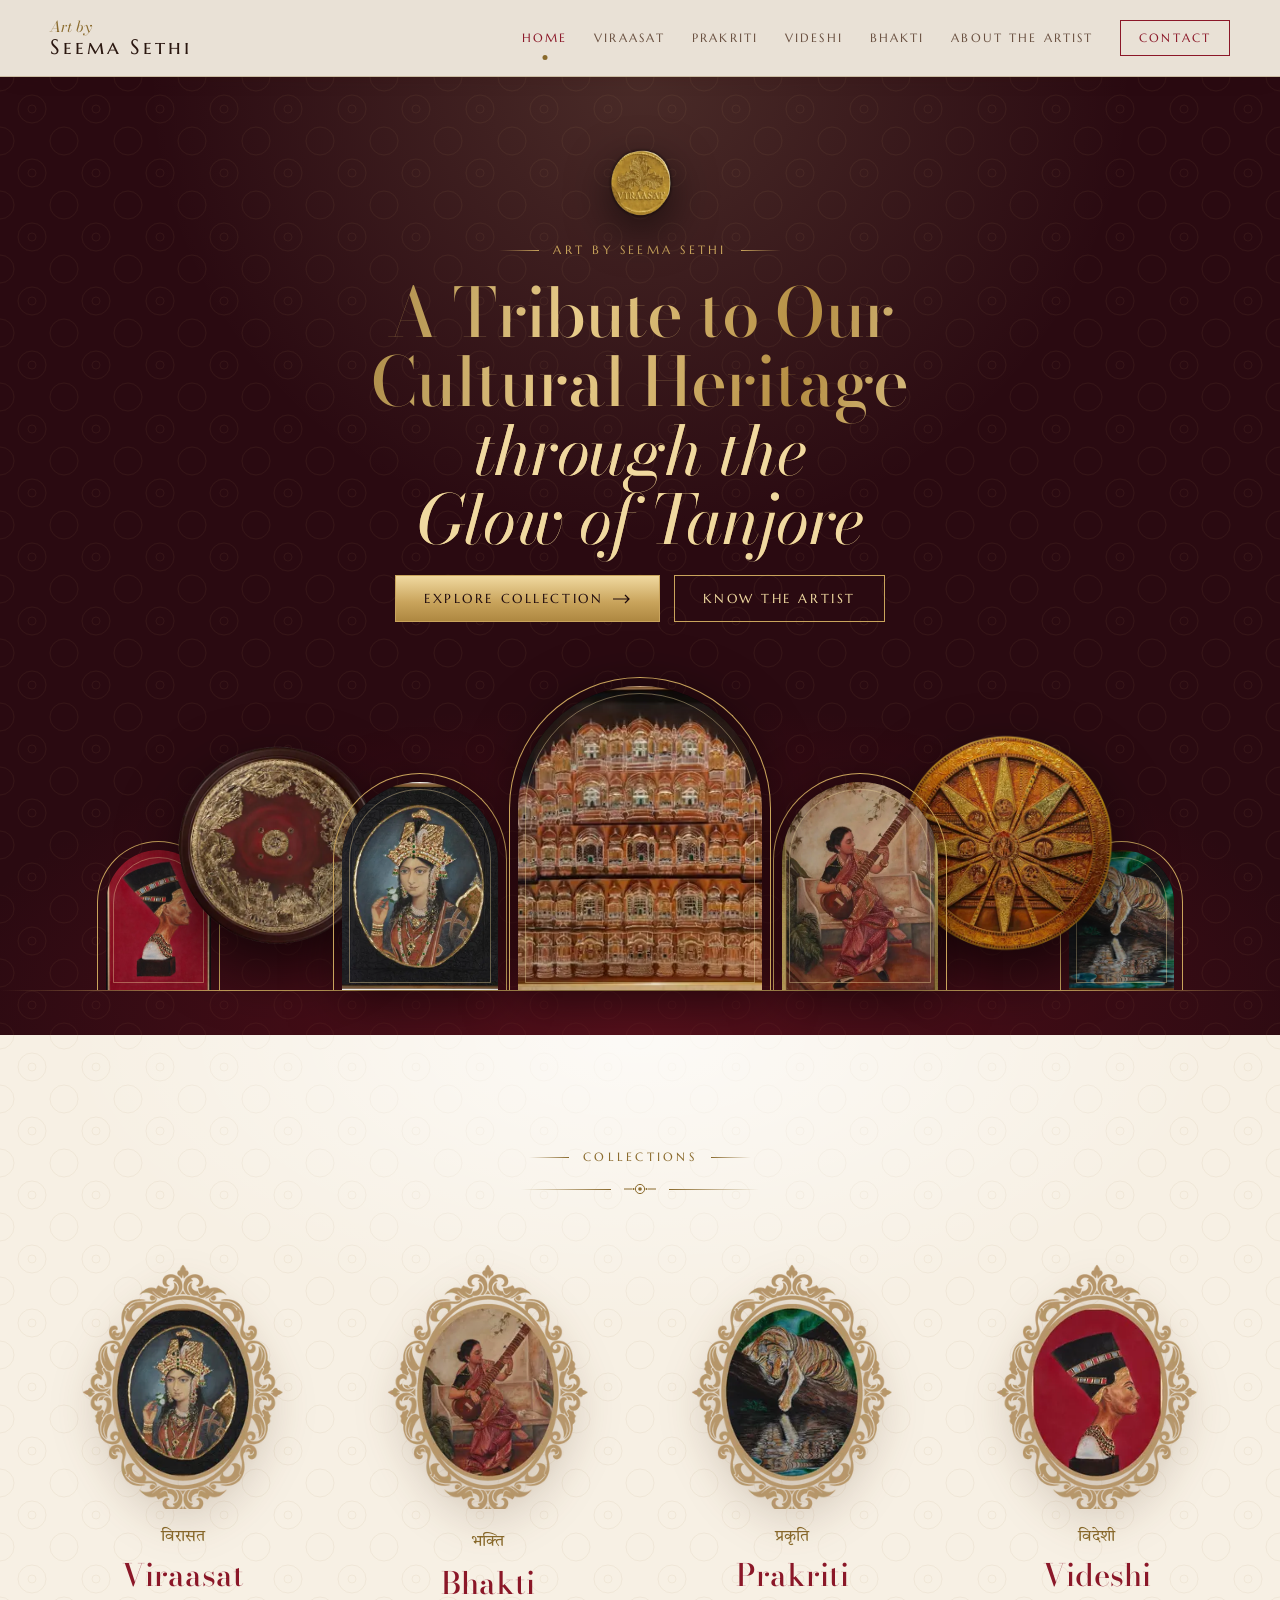
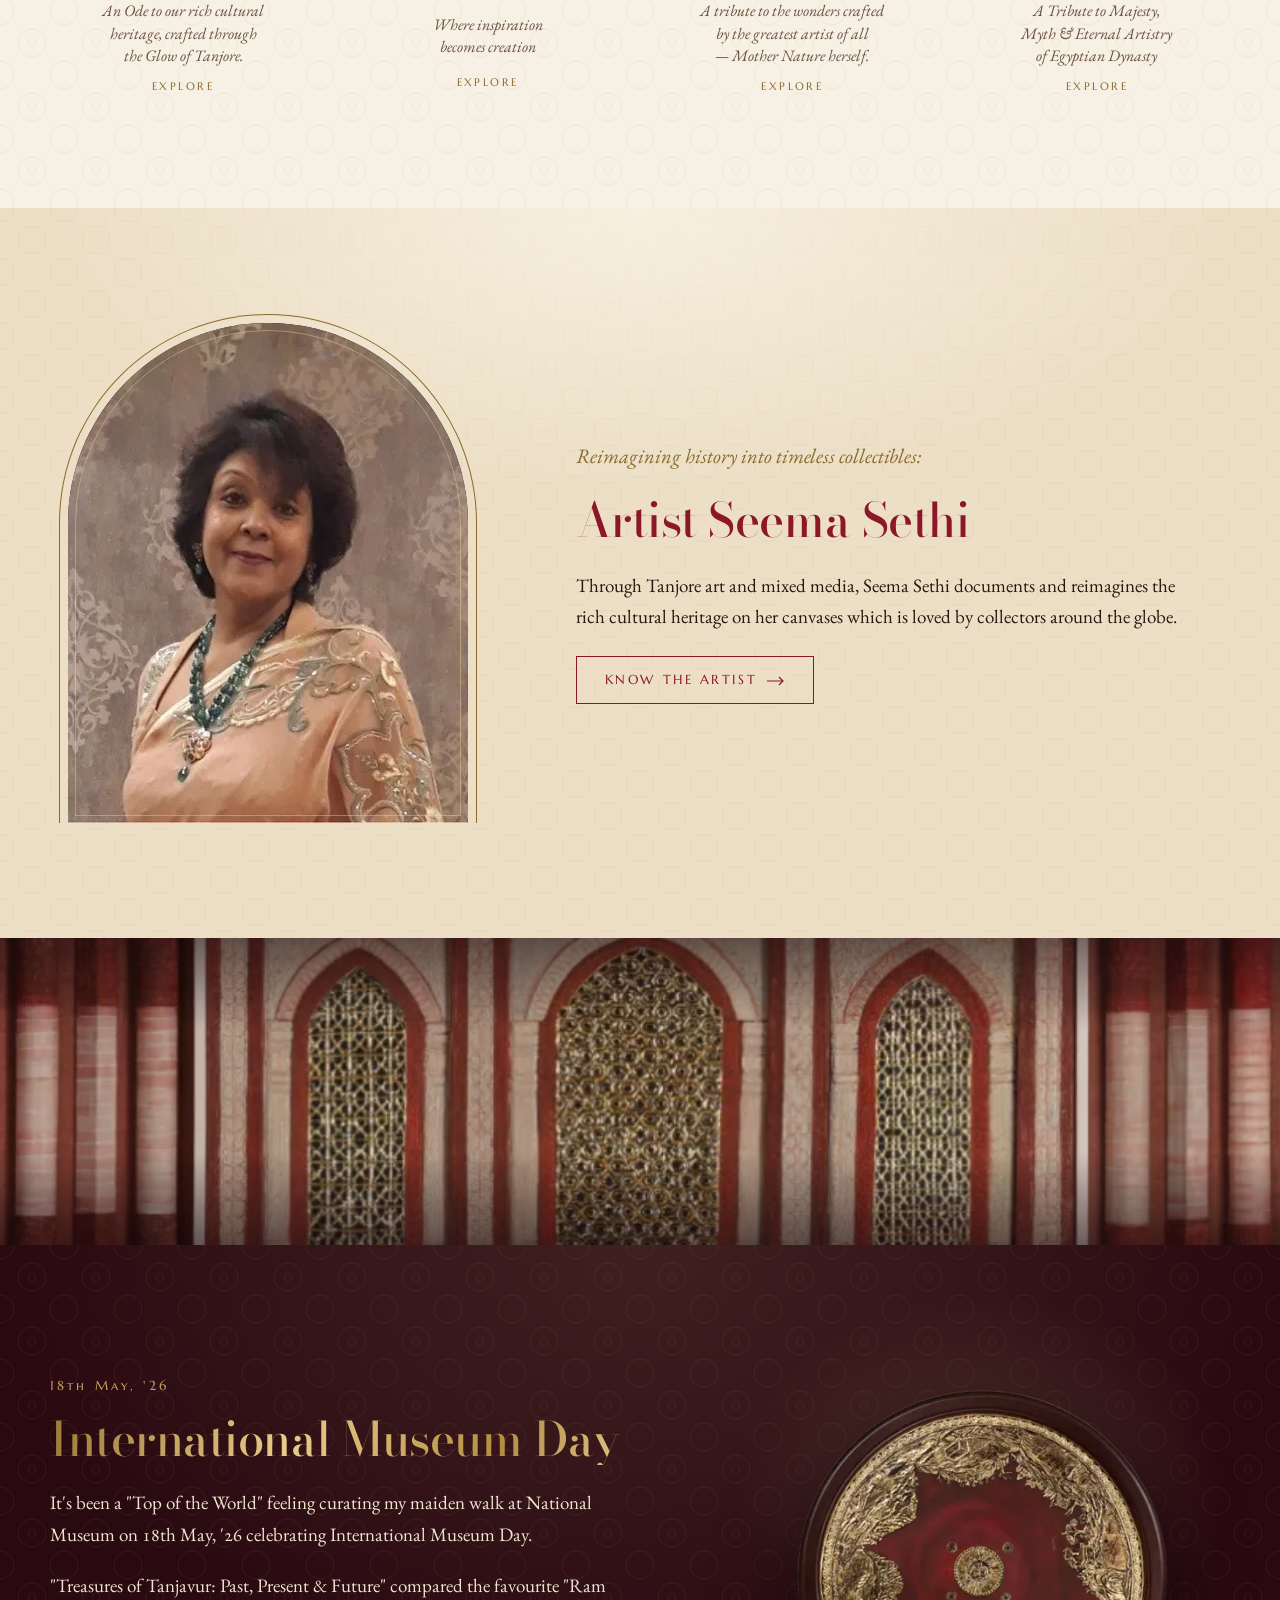
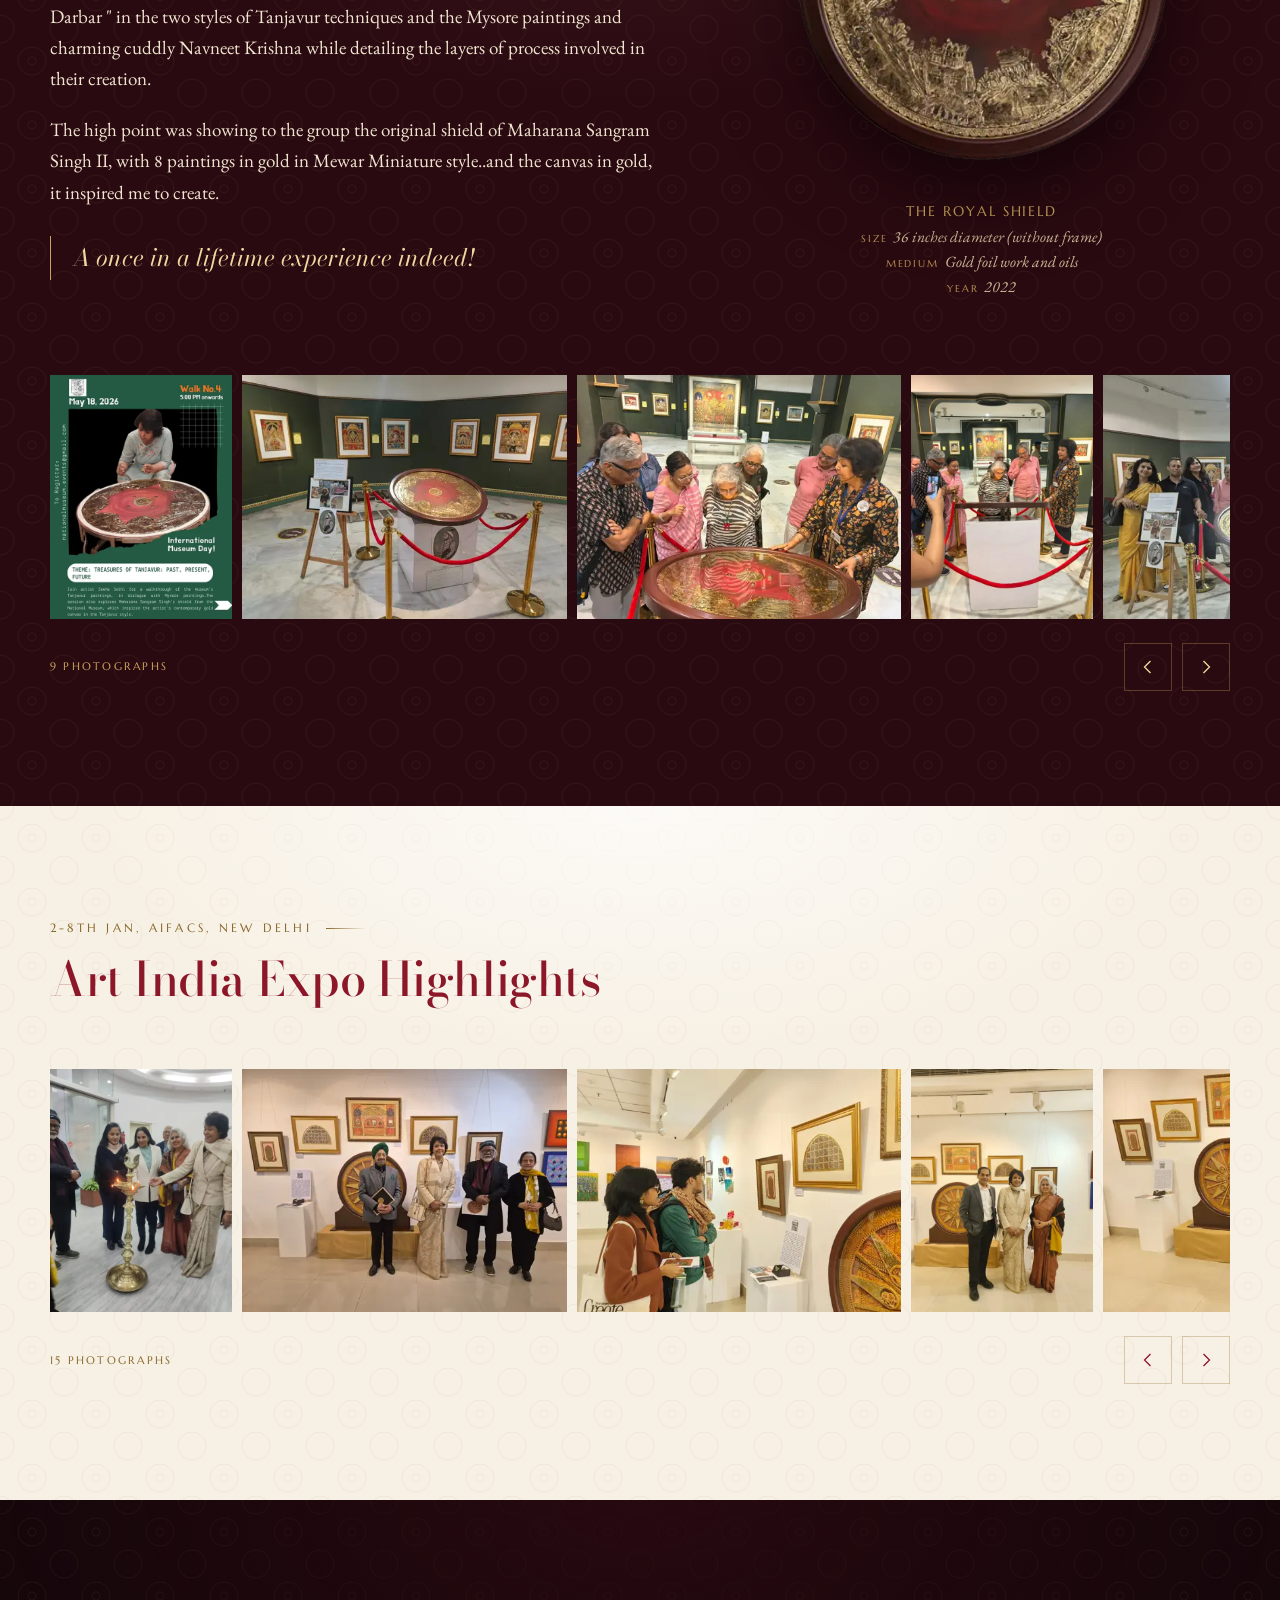
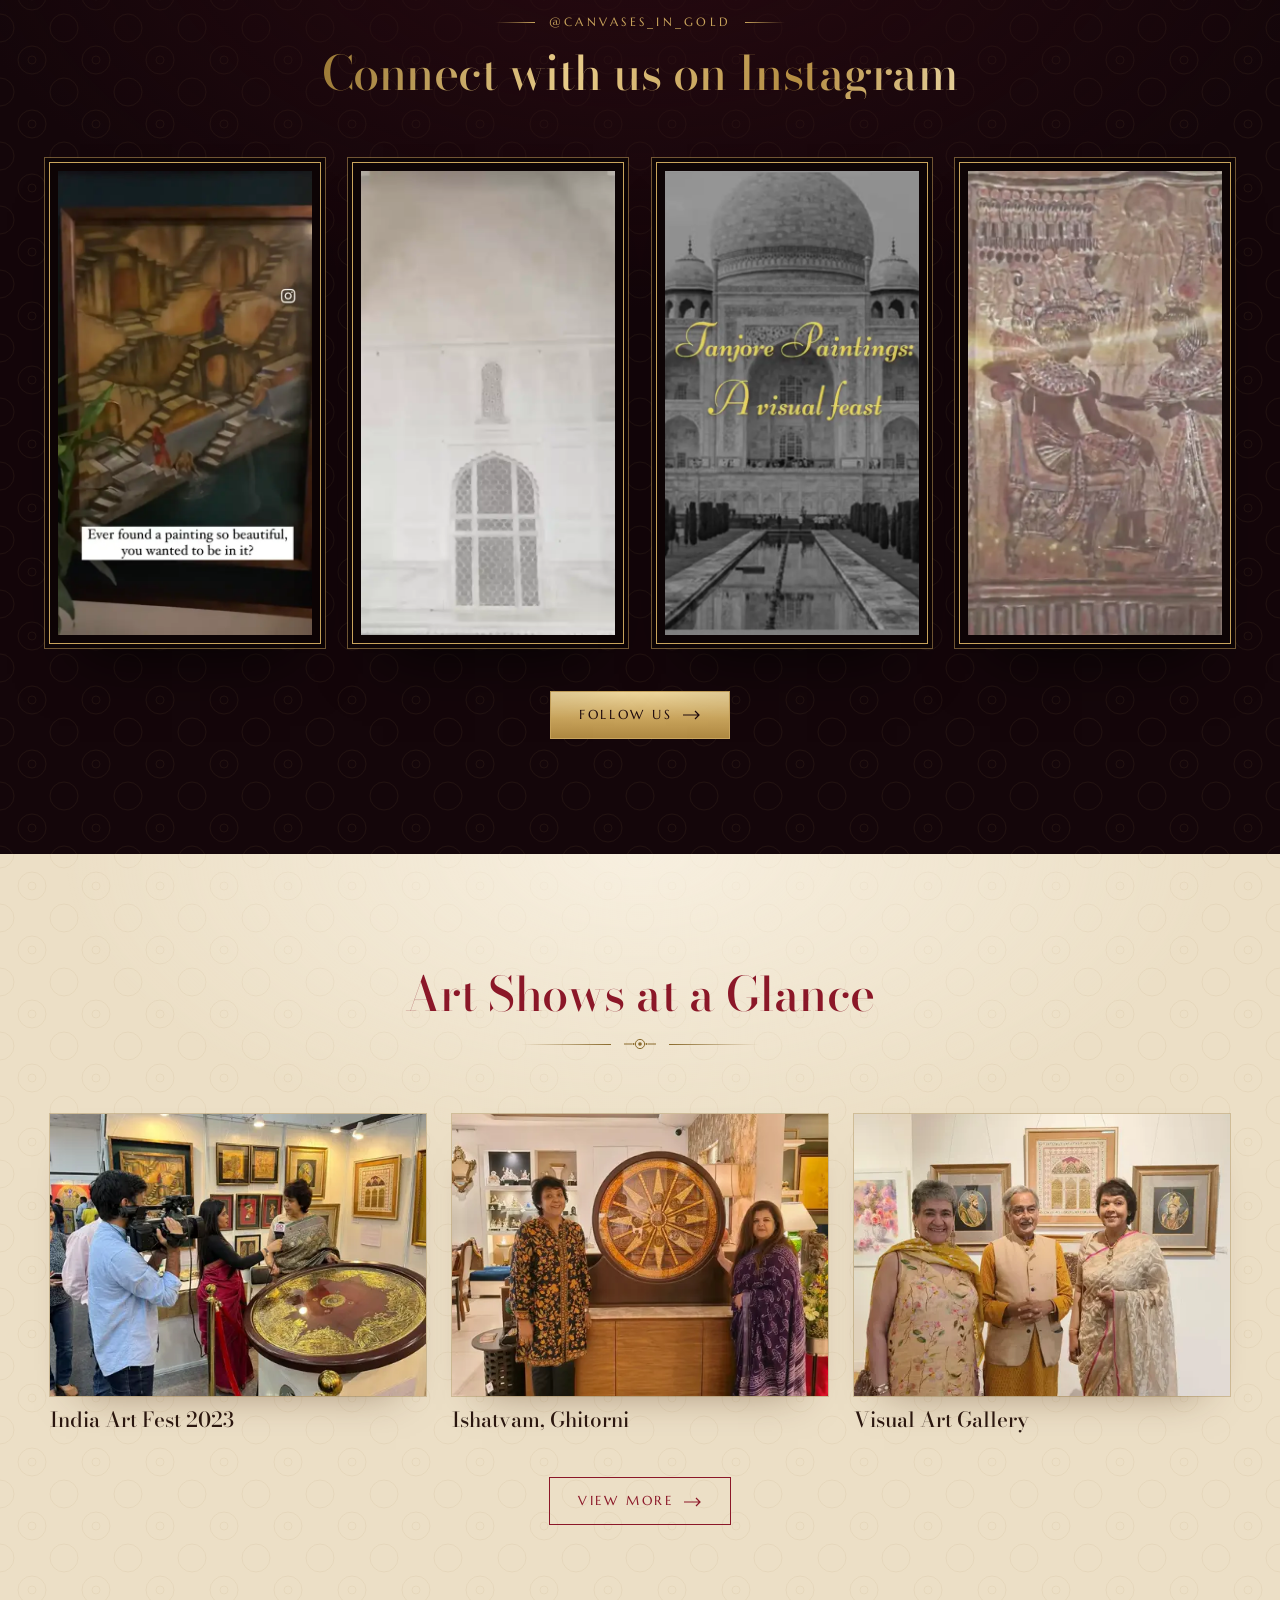
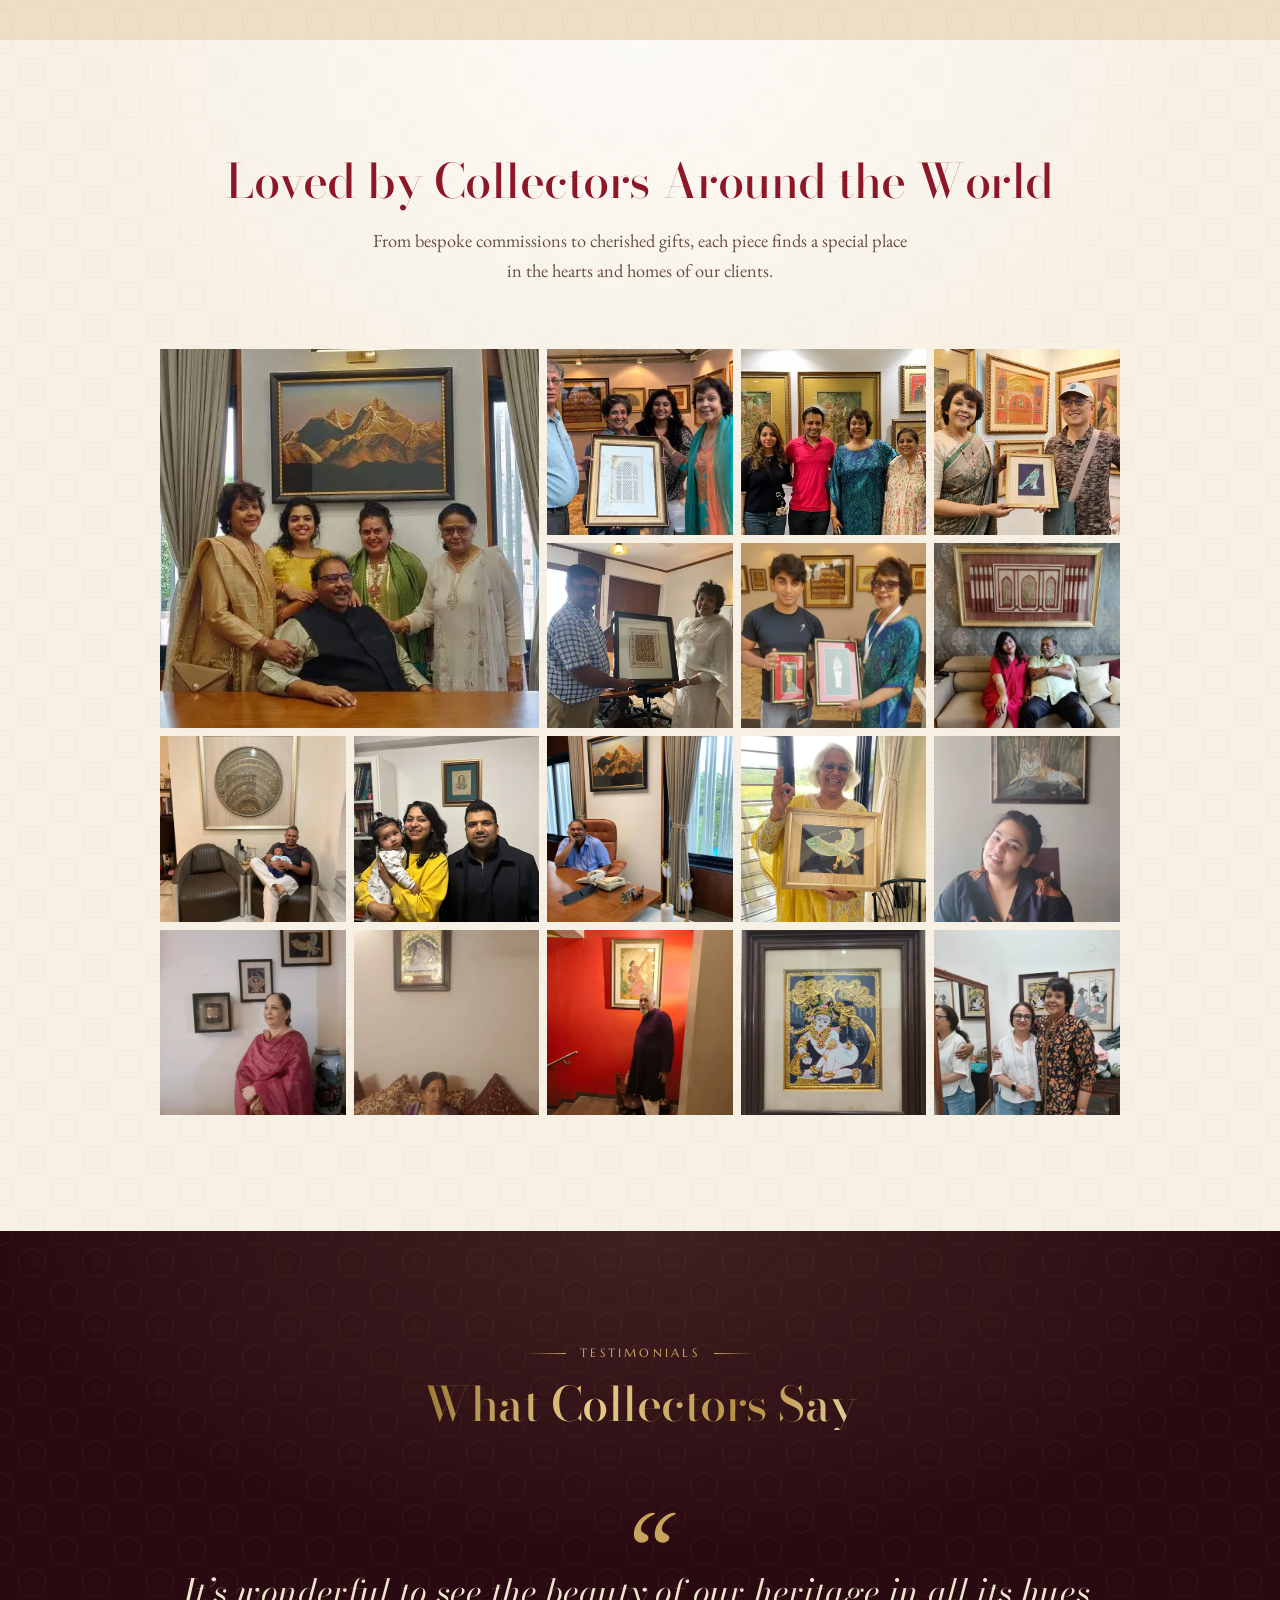
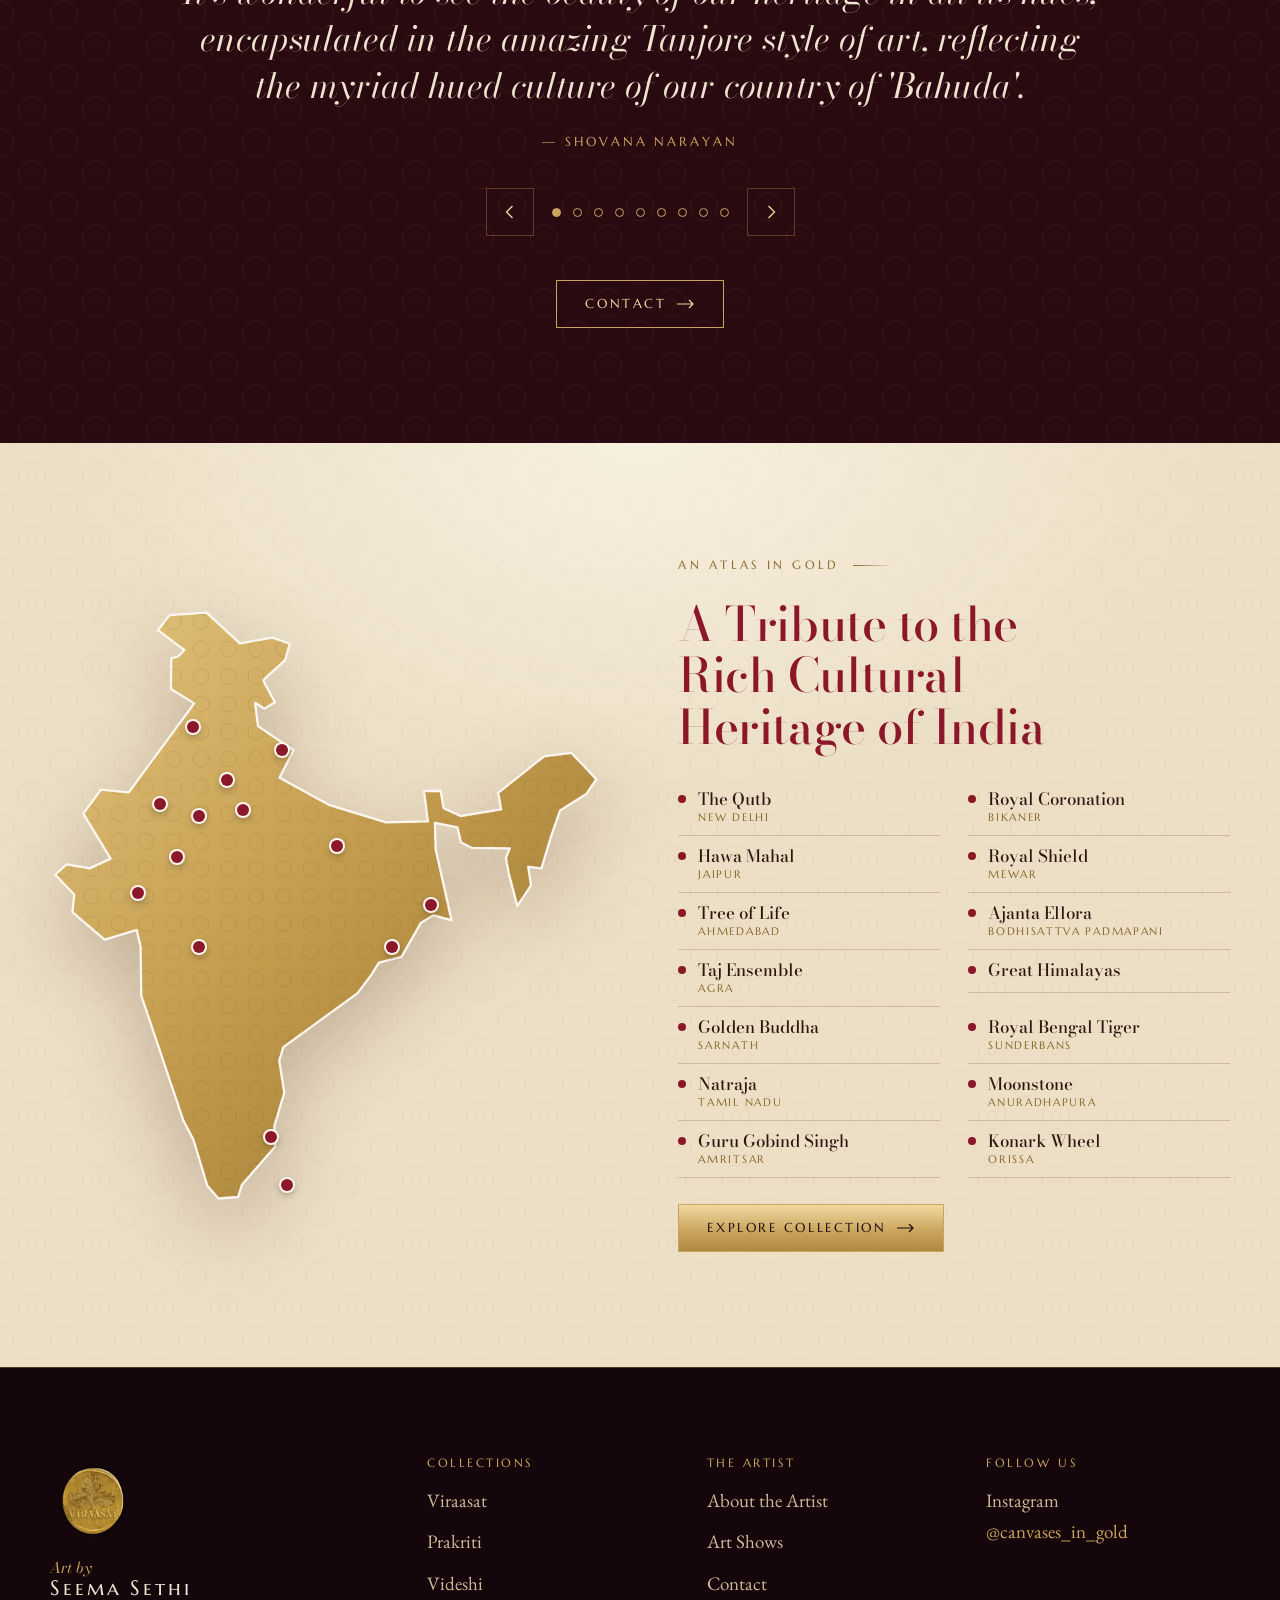
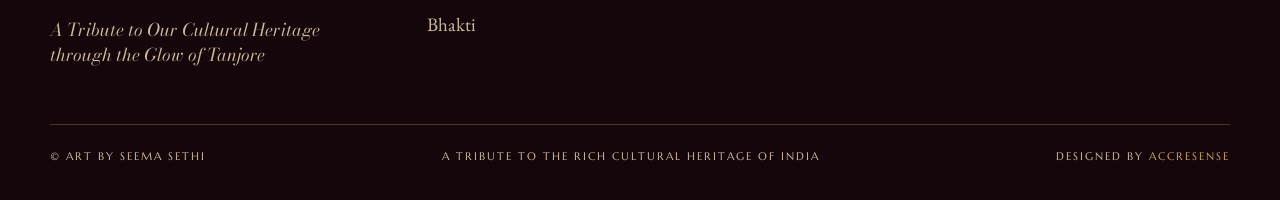
<file: index.html>
<!doctype html>
<html lang="en">
<head>
<meta charset="utf-8">
<meta name="viewport" content="width=device-width, initial-scale=1, viewport-fit=cover">
<title>Art by Seema Sethi</title>
<meta name="description" content="A Tribute to Our Cultural Heritage through the Glow of Tanjore">
<link rel="preconnect" href="https://fonts.googleapis.com">
<link rel="preconnect" href="https://fonts.gstatic.com" crossorigin>
<link rel="stylesheet" href="https://fonts.googleapis.com/css2?family=Bodoni+Moda:ital,opsz,wght@0,6..96,400..700;1,6..96,400..700&family=EB+Garamond:ital,wght@0,400..600;1,400..600&family=Marcellus+SC&family=Tiro+Devanagari+Hindi:ital@0;1&display=swap">
<meta name="theme-color" content="#F7F0E4">
<link rel="icon" type="image/png" href="/favicon.png">
<link rel="apple-touch-icon" href="/apple-touch-icon.png">
<meta property="og:type" content="website">
<meta property="og:title" content="Art by Seema Sethi">
<meta property="og:description" content="A Tribute to Our Cultural Heritage through the Glow of Tanjore">
<meta property="og:image" content="/og-hero.jpg">
<meta property="og:image:width" content="1200">
<meta property="og:image:height" content="630">
<meta name="twitter:card" content="summary_large_image">
<style>
:root{padding-top:env(safe-area-inset-top,0px);padding-bottom:env(safe-area-inset-bottom,0px)}body{margin:0}[hidden]{display:none!important}
/* Layout: a royal gallery. Jewel-toned darbar walls alternate with ivory and sand rooms;
   soft round-top jharokha arches, gilded hairline frames, quiet museum captions. */
:root{
  --wall:#2A0A11;        /* oxblood darbar wall */
  --wall-deep:#14060A;   /* lacquer shadow */
  --jewel:#2A0A11;       /* per-collection wall */
  --kumkum:#8B1728;      /* the house maroon */
  --gold:#C9A45C;        /* antique gold leaf */
  --gold-hi:#F0D9A0;
  --gold-lo:#8A6A2C;
  --ivory:#F7F0E4;       /* light rooms */
  --sand:#ECDFC6;
  --paper:#FCF8F1;
  --ink:#2B1710;
  --ink-soft:#6A5040;
  --text:#EFE4CF;
  --text-soft:#CDB998;
  --line:rgba(201,164,92,.32);
  --line-lo:rgba(138,106,44,.3);

  --f-display:"Bodoni Moda","Bodoni 72",Didot,Georgia,serif;
  --f-body:"EB Garamond",Garamond,"Times New Roman",Georgia,serif;
  --f-caps:"Marcellus SC",Marcellus,"Trajan Pro",Georgia,serif;
  --f-deva:"Tiro Devanagari Hindi","Kohinoor Devanagari","Devanagari Sangam MN",serif;

  --t-hero:clamp(2.55rem,5.6vw,5.4rem);
  --t-h2:clamp(2rem,3.7vw,3.5rem);
  --t-h3:clamp(1.55rem,2.3vw,2.15rem);

  --jaali:url("data:image/svg+xml,%3Csvg xmlns='http://www.w3.org/2000/svg' width='64' height='64' viewBox='0 0 64 64'%3E%3Cg fill='none' stroke='%23C9A45C' stroke-opacity='.075' stroke-width='1'%3E%3Ccircle cx='32' cy='32' r='14'/%3E%3Ccircle cx='32' cy='32' r='4'/%3E%3Ccircle cx='0' cy='0' r='14'/%3E%3Ccircle cx='64' cy='0' r='14'/%3E%3Ccircle cx='0' cy='64' r='14'/%3E%3Ccircle cx='64' cy='64' r='14'/%3E%3C/g%3E%3C/svg%3E");
  --jaali-lo:url("data:image/svg+xml,%3Csvg xmlns='http://www.w3.org/2000/svg' width='64' height='64' viewBox='0 0 64 64'%3E%3Cg fill='none' stroke='%238A6A2C' stroke-opacity='.07' stroke-width='1'%3E%3Ccircle cx='32' cy='32' r='14'/%3E%3Ccircle cx='32' cy='32' r='4'/%3E%3Ccircle cx='0' cy='0' r='14'/%3E%3Ccircle cx='64' cy='0' r='14'/%3E%3Ccircle cx='0' cy='64' r='14'/%3E%3Ccircle cx='64' cy='64' r='14'/%3E%3C/g%3E%3C/svg%3E");
  color-scheme:dark;
}
body[data-jewel=viraasat]{--jewel:#8B1728}   /* the site's own maroon; the client found the deeper wine too dark */
body[data-jewel=prakriti]{--jewel:#0B3326}
body[data-jewel=videshi]{--jewel:#122249}
body[data-jewel=bhakti]{--jewel:#47200A}

*,*::before,*::after{box-sizing:border-box}
html{-webkit-text-size-adjust:100%;scroll-padding-top:90px}
body{background:var(--wall-deep);color:var(--text);font:400 1.1875rem/1.64 var(--f-body);font-variant-numeric:oldstyle-nums;overflow-x:hidden}
body::before{content:"";position:fixed;inset:0 0 auto;height:env(safe-area-inset-top,0px);z-index:70;background:var(--ivory)}
img,video{max-width:100%;display:block}
img{height:auto}
a{color:inherit}
p{margin:0}
button{font:inherit;color:inherit}
:focus-visible{outline:2px solid var(--gold-hi);outline-offset:3px}
::selection{background:var(--gold);color:var(--wall-deep)}

.wrap{width:100%;max-width:1260px;margin-inline:auto;padding-left:max(16px,env(safe-area-inset-left,0px));padding-right:max(16px,env(safe-area-inset-right,0px))}
@media (min-width:720px){.wrap{padding-left:max(40px,env(safe-area-inset-left,0px));padding-right:max(40px,env(safe-area-inset-right,0px))}}
.narrow{max-width:820px}
main{overflow-x:clip}

/* rooms */
.wall{background-color:var(--jewel);background-image:radial-gradient(ellipse 70% 55% at 50% 0%,rgba(240,217,160,.11),transparent 72%),var(--jaali)}
.deep{background-color:var(--wall-deep);background-image:radial-gradient(ellipse 70% 55% at 50% 0%,color-mix(in srgb,var(--jewel) 85%,transparent),transparent 78%),var(--jaali)}
.light{color:var(--ink)}
.marble{background-color:var(--ivory);background-image:radial-gradient(ellipse 60% 50% at 50% 0%,rgba(255,255,255,.7),transparent 75%),var(--jaali-lo)}
.sand{background-color:var(--sand);background-image:radial-gradient(ellipse 60% 50% at 50% 0%,rgba(255,250,240,.6),transparent 75%),var(--jaali-lo)}
.sec{padding-block:clamp(64px,9vw,128px)}

/* type */
.eyebrow{font:400 .78rem/1.2 var(--f-caps);letter-spacing:.26em;color:var(--gold);display:flex;align-items:center;gap:14px;text-transform:uppercase}
.eyebrow::before,.eyebrow::after{content:"";height:1px;width:40px;background:linear-gradient(90deg,transparent,currentColor)}
.eyebrow::after{transform:scaleX(-1)}
.eyebrow.left::before{display:none}
.light .eyebrow{color:var(--gold-lo)}
.h1{font-family:var(--f-display);font-weight:500;font-size:var(--t-hero);line-height:1.03;letter-spacing:-.012em;margin:0;text-wrap:balance}
.h2{font-family:var(--f-display);font-weight:500;font-size:var(--t-h2);line-height:1.08;letter-spacing:-.01em;margin:0;text-wrap:balance}
.h3{font-family:var(--f-display);font-weight:500;font-size:var(--t-h3);line-height:1.14;margin:0;text-wrap:balance}
.light .h1,.light .h2,.light .h3{color:var(--kumkum)}
.tagline{font:italic 400 clamp(1.15rem,1.6vw,1.4rem)/1.4 var(--f-body);color:var(--gold-hi);text-wrap:balance}
.light .tagline{color:var(--gold-lo)}
.deva{font-family:var(--f-deva);color:var(--gold);line-height:1.1}
.prose{display:grid;gap:1.05em;color:var(--text)}
.prose p{max-width:68ch;text-wrap:pretty}
.light .prose{color:var(--ink)}
.center{text-align:center;margin-inline:auto}
.center p{margin-inline:auto}
.dropcap > p:first-child::first-letter{float:left;font:500 4.4em/.82 var(--f-display);color:var(--gold);padding:.06em .1em 0 0}
.light .dropcap > p:first-child::first-letter{color:var(--kumkum)}

.foil{color:var(--gold);background-image:linear-gradient(100deg,#9C7A36 0%,#E8CC8A 18%,#B48D42 34%,#F8E8B8 50%,#AE873C 66%,#E6C882 84%,#9C7A36 100%);background-size:220% 100%;background-position:0 0;-webkit-background-clip:text;background-clip:text;-webkit-text-fill-color:transparent}
.light .foil{background:none;-webkit-text-fill-color:currentColor;color:var(--kumkum)}
@keyframes shimmer{from{background-position:100% 0}to{background-position:0 0}}
.shimmer{animation:shimmer 3s cubic-bezier(.3,.6,.2,1) .15s both}

.orn{display:flex;align-items:center;justify-content:center;gap:12px;color:var(--gold)}
.orn i{display:block;height:1px;width:clamp(40px,8vw,90px);background:linear-gradient(90deg,transparent,currentColor)}
.orn i:last-child{transform:scaleX(-1)}
.orn svg{width:34px;height:12px;flex:none}
.light .orn{color:var(--gold-lo)}

/* buttons */
.btn{display:inline-flex;align-items:center;gap:.8em;font:400 .8rem/1 var(--f-caps);letter-spacing:.2em;text-transform:uppercase;text-decoration:none;padding:17px 28px 16px;border:1px solid var(--gold);color:#1E0A0E;background:linear-gradient(180deg,var(--gold-hi),var(--gold) 58%,#AE8841);cursor:pointer;transition:box-shadow .3s,filter .3s,background-color .3s}
.btn:hover{filter:brightness(1.07);box-shadow:0 10px 34px -10px rgba(240,217,160,.55)}
.btn svg{width:18px;height:10px;flex:none}
.btn-ghost{background:transparent;color:var(--gold-hi)}
.btn-ghost:hover{background:rgba(201,164,92,.12);filter:none}
.light .btn-ghost{color:var(--kumkum);border-color:var(--kumkum)}
.light .btn-ghost:hover{background:rgba(139,23,40,.07)}
.btns{display:flex;flex-wrap:wrap;gap:14px}
.btns.center{justify-content:center}
.icon-btn{width:48px;height:48px;display:grid;place-items:center;background:none;border:1px solid var(--line);color:var(--gold-hi);cursor:pointer;transition:border-color .2s,background-color .2s}
.icon-btn:hover{border-color:var(--gold);background:rgba(201,164,92,.1)}
.icon-btn svg{width:18px;height:18px}
.light .icon-btn{border-color:var(--line-lo);color:var(--kumkum)}
.light .icon-btn:hover{border-color:var(--kumkum);background:rgba(139,23,40,.05)}

/* header */
/* header: an ivory bar (the client found the dark bar too heavy) */
.hdr{position:sticky;top:env(safe-area-inset-top,0px);z-index:50;background:rgba(247,240,228,.94);-webkit-backdrop-filter:saturate(1.2) blur(14px);backdrop-filter:saturate(1.2) blur(14px);border-bottom:1px solid var(--line-lo);box-shadow:0 6px 24px -14px rgba(40,15,5,.35)}
.hdr-in{display:flex;align-items:center;justify-content:space-between;gap:24px;height:76px}
.brand{display:flex;flex-direction:column;gap:3px;line-height:1;text-decoration:none}
.brand small{font:italic 400 .95rem/1 var(--f-display);color:var(--gold)}
.brand span{font:400 1.3rem/1 var(--f-caps);letter-spacing:.14em;color:var(--text)}
.hdr .brand small,.drawer .brand small{color:var(--gold-lo)}
.hdr .brand span,.drawer .brand span{color:var(--ink)}
.nav{display:flex;align-items:center;gap:clamp(16px,2.1vw,32px)}
.nav a{position:relative;font:400 .78rem/1 var(--f-caps);letter-spacing:.17em;text-transform:uppercase;text-decoration:none;color:var(--ink-soft);padding:8px 0;transition:color .25s}
.nav a:hover{color:var(--kumkum)}
.nav a[aria-current=page]{color:var(--kumkum)}
.nav a[aria-current=page]::after{content:"";position:absolute;left:50%;bottom:-8px;width:5px;height:5px;border-radius:50%;background:var(--gold-lo);transform:translateX(-50%)}
.nav a.nav-cta{border:1px solid var(--kumkum);color:var(--kumkum);padding:11px 18px}
.nav a.nav-cta::after{display:none}
.nav a.nav-cta:hover{background:rgba(139,23,40,.07)}
.menu-btn{display:none;align-items:center;gap:10px;background:none;border:1px solid var(--line-lo);padding:10px 14px;cursor:pointer;font:400 .74rem/1 var(--f-caps);letter-spacing:.2em;color:var(--kumkum)}
.menu-btn svg{width:18px;height:12px}
@media (max-width:1060px){.nav{display:none}.menu-btn{display:inline-flex}}

.drawer{position:fixed;inset:0;z-index:80;overflow-y:auto;background-color:var(--ivory);background-image:var(--jaali-lo);padding:calc(env(safe-area-inset-top,0px) + 20px) max(20px,env(safe-area-inset-right,0px)) calc(env(safe-area-inset-bottom,0px) + 32px) max(20px,env(safe-area-inset-left,0px))}
.drawer-top{display:flex;justify-content:space-between;align-items:center;margin-bottom:36px}
.drawer nav{display:grid;gap:6px}
.drawer nav a{display:flex;align-items:baseline;justify-content:space-between;gap:16px;text-decoration:none;padding:14px 0;border-bottom:1px solid var(--line-lo);font:500 clamp(1.7rem,7vw,2.4rem)/1.1 var(--f-display);color:var(--ink)}
.drawer nav a span{font-family:var(--f-deva);font-size:1rem;color:var(--gold-lo)}
.drawer nav a[aria-current=page]{color:var(--kumkum)}
.x-btn{background:none;border:1px solid var(--line-lo);width:44px;height:44px;display:grid;place-items:center;cursor:pointer;color:var(--kumkum)}
.x-btn svg{width:16px;height:16px}

/* soft arches: a round-top jharokha with a gilded outline */
.arch{position:relative;aspect-ratio:4/5;width:100%}
.arch::after{content:"";position:absolute;inset:-9px -9px 0;border:1px solid var(--gold);border-bottom:0;border-radius:999px 999px 0 0;pointer-events:none;transition:border-color .3s}
.arch-img{position:absolute;inset:0;overflow:hidden;border-radius:999px 999px 0 0;background:#0E0406}
.arch-img::after{content:"";position:absolute;inset:7px;border:1px solid rgba(240,217,160,.4);border-radius:999px 999px 0 0;pointer-events:none}
.arch-img img{width:100%;height:100%;object-fit:cover;transform:scale(var(--z,1));transition:transform 1.2s cubic-bezier(.2,.7,.2,1)}
.light .arch::after{border-color:var(--gold-lo)}
@media (max-width:600px){.arch::after{inset:-6px -6px 0}}

/* home hero: a gallery wall standing on a gilded ledge */
.hg{position:relative;padding-block:clamp(40px,5vw,76px) clamp(30px,3.4vw,52px);overflow:hidden;text-align:center;background-color:var(--wall);background-image:radial-gradient(ellipse 55% 70% at 50% 0%,rgba(240,217,160,.16),transparent 70%),radial-gradient(ellipse 80% 50% at 50% 100%,rgba(139,23,40,.45),transparent 70%),var(--jaali)}
.hg-head{position:relative;z-index:2;display:grid;justify-items:center;gap:20px}
.hg-seal{width:clamp(64px,6.4vw,96px);filter:drop-shadow(0 14px 22px rgba(0,0,0,.6))}
.hg .h1{font-size:clamp(2.5rem,5.3vw,5.3rem);line-height:1.02;max-width:15ch}
.hg .h1 .l2{display:block;font-style:italic;font-weight:400;color:var(--gold-hi);-webkit-text-fill-color:var(--gold-hi)}
.gw{position:relative;z-index:2;display:flex;align-items:flex-end;justify-content:center;gap:clamp(12px,1.6vw,26px);margin:clamp(44px,5vw,72px) auto 0;padding:0 16px 1px;max-width:1500px}
.gw::after{content:"";position:absolute;left:0;right:0;bottom:0;height:1px;background:linear-gradient(90deg,transparent,var(--gold) 18%,var(--gold) 82%,transparent)}
.gw > *{flex:0 0 auto;animation:rise 1.6s cubic-bezier(.2,.7,.2,1) both;animation-delay:calc(var(--i) * 90ms)}
@keyframes rise{from{transform:translateY(26px)}to{transform:none}}
.gw-it{width:var(--w)}
.gw .zoom{width:100%}
.gw-it.s{--w:clamp(84px,8.2vw,140px)}
.gw-it.m{--w:clamp(112px,12.2vw,200px)}
.gw-it.l{--w:clamp(160px,19vw,300px)}
.gw-it .arch{aspect-ratio:3/4}
.gw-it.l .arch{aspect-ratio:4/5}
.gw-it .zoom:hover .arch-img img{transform:scale(calc(var(--z,1) * 1.04))}
/* depth: small arches at the back, the medallions over them, the centre arches in front */
.gw-it.s{z-index:1}
.gw-disc{z-index:2}
.gw-it.m{z-index:3}
.gw-it.l{z-index:4}
.gw-it.m .zoom,.gw-it.l .zoom{filter:drop-shadow(0 8px 26px rgba(0,0,0,.6))}
.gw-disc{--dw:clamp(150px,17.5vw,280px);width:var(--dw);margin:0 calc(var(--dw) * -.3) calc(var(--dw) * .16)}
.gw-disc .zoom{filter:drop-shadow(0 24px 30px rgba(0,0,0,.65))}
.gw-disc img{animation:spin 120s linear infinite}
.gw-disc.rev img{animation-direction:reverse}
@keyframes spin{to{transform:rotate(360deg)}}
@media (max-width:900px){.gw .x{display:none}.gw-it.m{--w:26vw}.gw-it.l{--w:36vw}.gw-disc{--dw:27vw;z-index:5;margin-bottom:calc(var(--dw) * .34)}}
@media (max-width:600px){.gw-it.m{--w:23vw}.gw-it.l{--w:32vw}.gw{gap:6px}.gw-disc{--dw:24vw;margin-inline:calc(var(--dw) * -.45)}}

/* inner-page hero (about) */
.hero{position:relative;overflow:hidden;padding-block:clamp(48px,7vw,104px) clamp(56px,8vw,120px)}
.hero-grid{display:grid;grid-template-columns:minmax(0,1.12fr) minmax(0,.88fr);gap:clamp(40px,6vw,96px);align-items:center}
.hero-copy{display:grid;gap:30px;justify-items:start}
.hero-art{position:relative;max-width:440px;width:100%;justify-self:center}
.hero-art::before{content:"";position:absolute;inset:-18% -30% -10%;background:radial-gradient(closest-side,rgba(240,217,160,.18),transparent);z-index:0}
.hero-art .arch{z-index:1}
@media (max-width:860px){.hero-grid{grid-template-columns:minmax(0,1fr)}.hero-art{max-width:340px;margin-top:16px}}

/* section heads */
.sec-head{display:grid;gap:18px;justify-items:center;text-align:center;margin-bottom:clamp(36px,5vw,64px)}
.sec-head.left{justify-items:start;text-align:left}
.sec-head p.sub{max-width:60ch;color:var(--text-soft);font-size:1.15rem}
.light .sec-head p.sub{color:var(--ink-soft)}

/* collections: the original oval-framed buttons */
.colls{display:grid;grid-template-columns:repeat(4,minmax(0,1fr));gap:clamp(18px,3vw,44px)}
@media (max-width:980px){.colls{grid-template-columns:repeat(2,minmax(0,1fr));row-gap:44px}}
.coll{display:grid;gap:10px;justify-items:center;text-align:center;text-decoration:none;color:var(--ink)}
.coll img{width:min(100%,250px);filter:drop-shadow(0 16px 20px rgba(70,35,10,.2));transition:transform .7s cubic-bezier(.2,.7,.2,1),filter .5s;margin-bottom:6px}
.coll:hover img{transform:translateY(-6px);filter:drop-shadow(0 26px 28px rgba(70,35,10,.3))}
.coll .deva{font-size:1.02rem;line-height:1.5;height:1.5em;color:var(--gold-lo)}
.coll h3{font:500 clamp(1.6rem,2.4vw,2.2rem)/1 var(--f-display);margin:0;color:var(--kumkum)}
.coll p{font:italic 400 1rem/1.4 var(--f-body);color:var(--ink-soft);max-width:26ch;text-wrap:balance}
.coll .more{font:400 .7rem/1 var(--f-caps);letter-spacing:.22em;color:var(--gold-lo);text-transform:uppercase;margin-top:4px}

/* artist intro */
.split{display:grid;grid-template-columns:minmax(0,.8fr) minmax(0,1.2fr);gap:clamp(36px,7vw,110px);align-items:center}
.split .arch{max-width:400px;justify-self:center}
.split .copy{display:grid;gap:24px;justify-items:start}
@media (max-width:820px){.split{grid-template-columns:minmax(0,1fr)}.split .arch{max-width:300px}}

.band{position:relative;height:clamp(200px,34vw,460px);overflow:hidden;background:#0E0406}
.band img{width:100%;height:100%;object-fit:cover}
.band::after{content:"";position:absolute;inset:0;background:linear-gradient(180deg,rgba(20,6,10,.5),transparent 30%,transparent 70%,rgba(20,6,10,.55))}
.band.jaali-band{height:clamp(160px,24vw,340px)}
.band-cap{position:absolute;z-index:1;inset:auto 0 clamp(20px,4vw,48px);text-align:center}

/* event (museum day) */
.event{display:grid;grid-template-columns:minmax(0,1.1fr) minmax(0,.9fr);gap:clamp(36px,6vw,96px);align-items:center}
.event .copy{display:grid;gap:22px}
.event .date{font:400 .82rem/1 var(--f-caps);letter-spacing:.24em;color:var(--gold)}
.event blockquote{margin:6px 0 0;padding:6px 0 6px 22px;border-left:1px solid var(--gold);font:italic 400 1.5rem/1.35 var(--f-display);color:var(--gold-hi)}
@media (max-width:860px){.event{grid-template-columns:minmax(0,1fr)}}

/* artworks */
.zoom{display:block;background:none;border:0;padding:0;margin:0;cursor:zoom-in;text-align:inherit;min-width:0;max-width:100%}
.art{position:relative;margin:0;display:flex;flex-direction:column;align-items:center;min-width:0}
.art::before{content:"";position:absolute;left:50%;top:-12%;width:100%;height:70%;transform:translateX(-50%);background:radial-gradient(closest-side,rgba(240,217,160,.15),transparent);pointer-events:none}
.light .art::before{background:radial-gradient(closest-side,rgba(255,255,255,.75),transparent)}
.frame{position:relative;display:block;padding:clamp(9px,1.1vw,14px);background:#0D0405;box-shadow:0 0 0 1px var(--gold),0 0 0 5px #0D0405,0 0 0 6px rgba(201,164,92,.5),0 46px 70px -34px rgba(0,0,0,.9);transition:box-shadow .4s}
.frame::after{content:"";position:absolute;inset:clamp(9px,1.1vw,14px);box-shadow:inset 0 0 0 1px rgba(240,217,160,.3);pointer-events:none}
.zoom:hover .frame{box-shadow:0 0 0 1px var(--gold-hi),0 0 0 5px #0D0405,0 0 0 6px var(--gold),0 46px 80px -30px rgba(0,0,0,.9),0 0 60px -10px rgba(240,217,160,.25)}
.light .frame{background:var(--paper);box-shadow:0 0 0 1px var(--gold-lo),0 0 0 5px var(--paper),0 0 0 6px rgba(138,106,44,.45),0 40px 60px -36px rgba(70,35,10,.5)}
.light .frame::after{box-shadow:inset 0 0 0 1px rgba(138,106,44,.28)}
.light .zoom:hover .frame{box-shadow:0 0 0 1px var(--gold),0 0 0 5px var(--paper),0 0 0 6px var(--gold-lo),0 44px 70px -34px rgba(70,35,10,.55)}
.frame img{max-height:min(74vh,740px);width:auto;margin-inline:auto}
.art-round .frame,.light .art-round .frame{padding:0;background:none;box-shadow:none;border-radius:50%}
.art-round .frame::after{display:none}
.art-round img{filter:drop-shadow(0 30px 40px rgba(0,0,0,.55));max-height:min(68vh,600px)}
.light .art-round img{filter:drop-shadow(0 26px 30px rgba(70,35,10,.35))}
.art-round .zoom:hover .frame,.light .art-round .zoom:hover .frame{box-shadow:none}

/* quiet museum caption, directly under the work */
.cap{display:grid;gap:2px;justify-items:center;text-align:center;margin-top:22px;max-width:420px}
.cap-t{font:400 .86rem/1.3 var(--f-caps);letter-spacing:.14em;text-transform:uppercase;color:var(--gold);margin-bottom:4px}
.cap-l{font:italic 400 .98rem/1.45 var(--f-body);color:var(--text-soft);font-variant-numeric:lining-nums}
.cap-l b{font:normal 400 .6rem/1 var(--f-caps);letter-spacing:.2em;text-transform:uppercase;color:var(--gold);margin-right:.6em;opacity:.85}
.light .cap-t{color:var(--kumkum)}
.light .cap-l{color:var(--ink-soft)}
.light .cap-l b{color:var(--gold-lo)}

.exhibit{display:grid;grid-template-columns:minmax(0,1.1fr) minmax(0,.9fr);gap:clamp(36px,6vw,96px);align-items:center;padding-block:clamp(36px,5vw,72px)}
.exhibit.flip .art{order:2}
.exhibit.solo{grid-template-columns:minmax(0,1fr)}
/* the inspiration beside a work: the whole ceiling in a gilded circle, turning slowly as if looking up */
.dome .zoom{width:min(100%,440px);padding:clamp(7px,.9vw,11px);border:1px solid rgba(201,164,92,.6);border-radius:50%;filter:drop-shadow(0 34px 40px rgba(0,0,0,.45))}
.dome-in{display:block;aspect-ratio:1;border-radius:50%;overflow:hidden;box-shadow:0 0 0 1px var(--gold)}
.dome-in img{width:100%;height:100%;animation:spin 240s linear infinite}
.light .dome .zoom{border-color:var(--gold-lo);filter:drop-shadow(0 26px 30px rgba(70,35,10,.3))}
.dlg+.dlg{padding-top:0}
.ex-text{display:grid;gap:20px;justify-items:start;min-width:0}
@media (max-width:860px){.exhibit{grid-template-columns:minmax(0,1fr)}.exhibit.flip .art{order:0}}

.works-grid{display:grid;grid-template-columns:repeat(auto-fit,minmax(min(100%,230px),1fr));gap:clamp(44px,4vw,64px) clamp(24px,3vw,48px);align-items:start;padding-top:12px}
.works-grid.cols-2{grid-template-columns:repeat(auto-fit,minmax(min(100%,300px),1fr));max-width:900px;margin-inline:auto}
.works-grid .frame img{height:clamp(220px,26vw,340px);width:auto;max-height:none;object-fit:contain}
.works-grid .cap{max-width:280px}

.verse{font:italic 400 1.22rem/1.62 var(--f-display);color:var(--text);display:grid;margin:0}
.verse .lead{font:400 .8rem/1 var(--f-caps);font-style:normal;letter-spacing:.22em;color:var(--gold);text-transform:uppercase;margin-bottom:14px}
.light .verse{color:var(--ink)}
.light .verse .lead{color:var(--gold-lo)}

.making{margin-top:clamp(40px,6vw,80px);display:grid;gap:22px;justify-items:center}
.making h3{font:italic 400 clamp(1.4rem,2vw,1.9rem)/1.2 var(--f-display);color:var(--gold-hi);margin:0;text-align:center}
.light .making h3{color:var(--kumkum)}
.making-row{display:flex;gap:14px;justify-content:center;flex-wrap:wrap;width:100%}
.making-row .zoom{flex:1 1 220px;max-width:420px}
.making-row .frame img{width:100%;height:auto;max-height:none}
.making-wide .zoom{flex-basis:100%;max-width:1040px}

/* chapter */
.chapter{padding-block:clamp(72px,9vw,128px);scroll-margin-top:76px}
.ch-head{display:grid;gap:16px;justify-items:center;text-align:center;margin-bottom:clamp(28px,4vw,52px)}
.ch-head .pre{font:italic 400 1.3rem/1 var(--f-display);color:var(--gold-hi)}
.light .ch-head .pre{color:var(--gold-lo)}
.ch-lead{margin-bottom:clamp(24px,4vw,48px)}

/* collection hero */
.c-hero{position:relative;overflow:hidden;min-height:clamp(420px,58vw,640px);display:grid;align-items:end}
.c-hero-bg{position:absolute;inset:0}
.c-hero-bg img{width:100%;height:100%;object-fit:cover;animation:settle 2.6s cubic-bezier(.2,.7,.2,1) both}
@keyframes settle{from{transform:scale(1.08)}to{transform:scale(1)}}
.c-hero-bg::after{content:"";position:absolute;inset:0;background:radial-gradient(ellipse 60% 55% at 50% 58%,rgba(12,4,6,.55),transparent 80%),linear-gradient(180deg,rgba(12,4,6,.6) 0%,rgba(12,4,6,.5) 40%,color-mix(in srgb,var(--jewel) 92%,transparent) 86%,var(--jewel) 100%)}
.c-hero-in{position:relative;z-index:1;display:grid;gap:22px;justify-items:center;text-align:center;padding-block:clamp(90px,12vw,160px) clamp(48px,6vw,80px)}
.c-hero .wm{position:absolute;z-index:0;left:50%;top:46%;transform:translate(-50%,-50%);font:400 clamp(7rem,24vw,22rem)/1 var(--f-deva);color:rgba(201,164,92,.08);white-space:nowrap;pointer-events:none;user-select:none}
.c-hero .kicker{font:italic 400 clamp(1.15rem,1.8vw,1.5rem)/1.4 var(--f-body);color:var(--gold-hi);max-width:40ch;text-wrap:balance}
.c-hero .deva-name{font:400 1.25rem/1 var(--f-deva);color:var(--gold);letter-spacing:.04em}
.c-hero .kicker,.c-hero .deva-name{text-shadow:0 2px 18px rgba(0,0,0,.6)}
.c-hero .h1{filter:drop-shadow(0 3px 16px rgba(0,0,0,.5))}
.idx{display:flex;flex-wrap:wrap;justify-content:center;gap:8px 10px;max-width:980px;margin-top:10px}
.idx button{background:rgba(20,6,10,.35);border:1px solid var(--line);border-radius:999px;color:var(--text-soft);font:400 .7rem/1 var(--f-caps);letter-spacing:.14em;text-transform:uppercase;padding:10px 16px;cursor:pointer;transition:color .2s,border-color .2s}
.idx button:hover{color:var(--gold-hi);border-color:var(--gold)}

/* photo scrollers and tiles */
.strip{display:flex;gap:10px;overflow-x:auto;scroll-snap-type:x mandatory;padding-bottom:12px;scrollbar-width:thin;scrollbar-color:var(--gold-lo) transparent;overscroll-behavior-x:contain}
.strip .zoom{flex:0 0 auto;scroll-snap-align:start;height:clamp(170px,19vw,250px);position:relative;overflow:hidden;background:#0E0406}
.strip img{height:100%;width:auto;max-width:none;transition:transform .9s cubic-bezier(.2,.7,.2,1)}
.strip .zoom:hover img{transform:scale(1.05)}
.strip-ctl{display:flex;gap:10px;align-items:center;justify-content:flex-end;margin-top:12px}
.strip-n{margin-right:auto;font:400 .7rem/1 var(--f-caps);letter-spacing:.2em;text-transform:uppercase;color:var(--gold)}
.light .strip-n{color:var(--gold-lo)}
.tiles{display:grid;grid-template-columns:repeat(5,minmax(0,1fr));gap:8px;max-width:960px;margin-inline:auto}
.tiles .zoom{position:relative;aspect-ratio:1;width:100%;overflow:hidden;background:#0E0406}
.tiles .zoom:first-child{grid-column:span 2;grid-row:span 2}
.tiles img{width:100%;height:100%;object-fit:cover;object-position:50% 35%;transition:transform .9s cubic-bezier(.2,.7,.2,1)}
.tiles .zoom:hover img{transform:scale(1.05)}
@media (max-width:600px){.tiles{grid-template-columns:repeat(4,minmax(0,1fr));gap:6px}}
.strip .zoom::after,.tiles .zoom::after{content:"";position:absolute;inset:0;box-shadow:inset 0 0 0 1px rgba(201,164,92,0);transition:box-shadow .3s}
.strip .zoom:hover::after,.tiles .zoom:hover::after{box-shadow:inset 0 0 0 1px var(--gold)}

/* shows */
.shows3{display:grid;grid-template-columns:repeat(3,minmax(0,1fr));gap:clamp(14px,2vw,28px)}
@media (max-width:760px){.shows3{grid-template-columns:minmax(0,1fr)}}
.show-card{display:grid;gap:12px;text-align:left;width:100%}
.show-card .ph{aspect-ratio:4/3;overflow:hidden;position:relative;background:#0E0406;box-shadow:0 0 0 1px var(--line)}
.show-card img{width:100%;height:100%;object-fit:cover;transition:transform .9s cubic-bezier(.2,.7,.2,1)}
.show-card:hover img{transform:scale(1.05)}
.show-card .nm{font:500 1.3rem/1.2 var(--f-display);color:var(--text)}
.show-card .ct{font:400 .7rem/1 var(--f-caps);letter-spacing:.2em;color:var(--gold);text-transform:uppercase}
.light .show-card .nm{color:var(--ink)}
.light .show-card .ct{color:var(--gold-lo)}
.light .show-card .ph{box-shadow:0 0 0 1px var(--line-lo),0 24px 40px -30px rgba(70,35,10,.5)}
.venues{display:grid;grid-template-columns:repeat(auto-fill,minmax(min(100%,260px),1fr));gap:clamp(22px,2.5vw,34px) clamp(14px,2vw,26px)}

/* reels: rectangular gilded frames */
.reels{display:grid;grid-template-columns:repeat(4,minmax(0,1fr));gap:clamp(18px,2.6vw,34px)}
@media (max-width:820px){.reels{grid-template-columns:repeat(2,minmax(0,1fr))}}
.reel{position:relative;aspect-ratio:9/16;padding:8px;background:#0D0405;box-shadow:0 0 0 1px var(--gold),0 0 0 5px #0D0405,0 0 0 6px rgba(201,164,92,.5),0 40px 60px -30px rgba(0,0,0,.8)}
.reel video{width:100%;height:100%;object-fit:cover;background:#1A0A0D}

/* testimonials */
.testi{max-width:920px;margin-inline:auto;text-align:center;display:grid;justify-items:center}
.q-mark{font:italic 400 7.5rem/1 var(--f-body);color:var(--gold);height:.5em;margin-bottom:14px}
.q-stage{display:grid;width:100%}
.q-slide{grid-area:1/1;opacity:0;visibility:hidden;transition:opacity .9s ease,visibility .9s;display:grid;gap:26px;justify-items:center;align-content:center;margin:0}
.q-slide.on{opacity:1;visibility:visible}
.q-text{font:italic 400 clamp(1.4rem,2.7vw,2.2rem)/1.36 var(--f-display);text-wrap:balance;margin:0}
.q-by{font:400 .82rem/1 var(--f-caps);letter-spacing:.22em;color:var(--gold);text-transform:uppercase}
.q-ctl{display:flex;align-items:center;gap:18px;margin-top:40px}
.dots{display:flex;gap:12px}
.dots button{width:9px;height:9px;padding:0;border:1px solid var(--gold);border-radius:50%;background:transparent;cursor:pointer}
.dots button[aria-current=true]{background:var(--gold)}

/* atlas map */
.atlas{display:grid;grid-template-columns:minmax(0,1fr) minmax(0,1fr);gap:clamp(40px,6vw,90px);align-items:center}
@media (max-width:900px){.atlas{grid-template-columns:minmax(0,1fr)}}
.map{position:relative;aspect-ratio:241/260;width:100%;max-width:560px;justify-self:center}
.map svg{position:absolute;inset:0;width:100%;height:100%;overflow:visible;filter:drop-shadow(0 30px 40px rgba(70,35,10,.25))}
.pin{position:absolute;width:28px;height:28px;transform:translate(-50%,-50%);z-index:1;display:block}
.pin i{position:absolute;inset:8px;border-radius:50%;background:var(--kumkum);box-shadow:0 0 0 2px var(--paper),0 3px 8px rgba(0,0,0,.4);transition:transform .25s}
.pin::before{content:"";position:absolute;inset:4px;border:1px solid var(--kumkum);border-radius:50%;opacity:0;animation:pulse 3.2s ease-out infinite;animation-delay:var(--d,0s)}
@keyframes pulse{0%{opacity:.8;transform:scale(.6)}100%{opacity:0;transform:scale(1.8)}}
.tip{position:absolute;bottom:calc(100% + 6px);left:50%;transform:translate(-50%,6px);width:196px;display:grid;gap:3px;background:var(--paper);color:var(--ink);padding:7px 7px 10px;text-align:left;opacity:0;visibility:hidden;pointer-events:none;transition:opacity .25s,transform .25s,visibility .25s;box-shadow:0 0 0 1px var(--line-lo),0 22px 40px -16px rgba(40,15,5,.55)}
.tip img{width:100%;height:132px;object-fit:cover;margin-bottom:6px;background:#0E0406}
.tip img.rnd{object-fit:contain;background:var(--sand)}
.tip .tt{font:500 1.05rem/1.2 var(--f-display);color:var(--kumkum);padding-inline:3px}
.tip .tp{font:400 .62rem/1.3 var(--f-caps);letter-spacing:.16em;text-transform:uppercase;color:var(--gold-lo);padding-inline:3px}
.pin.below .tip{bottom:auto;top:calc(100% + 6px);transform:translate(-50%,-6px)}
.pin.tl .tip{left:-8px;transform:translateY(6px)}
.pin.tr .tip{left:auto;right:-8px;transform:translateY(6px)}
.pin.below.tl .tip,.pin.below.tr .tip{transform:translateY(-6px)}
.pin:hover,.pin:focus-visible,.pin.on{z-index:5}
.pin:hover i,.pin:focus-visible i,.pin.on i{transform:scale(1.35)}
.pin:hover .tip,.pin:focus-visible .tip,.pin.on .tip{opacity:1;visibility:visible;transform:translate(-50%,0)}
.pin.tl:hover .tip,.pin.tl:focus-visible .tip,.pin.tl.on .tip,.pin.tr:hover .tip,.pin.tr:focus-visible .tip,.pin.tr.on .tip{transform:none}
.legend{list-style:none;margin:0;padding:0;display:grid;grid-template-columns:repeat(2,minmax(0,1fr));gap:0 28px;width:100%}
@media (max-width:480px){.legend{grid-template-columns:minmax(0,1fr)}}
.legend a{display:grid;grid-template-columns:auto minmax(0,1fr);gap:2px 12px;align-items:baseline;padding:10px 0;border-bottom:1px solid var(--line-lo);text-decoration:none}
.legend b{grid-row:span 2;width:8px;height:8px;border-radius:50%;background:var(--kumkum);transform:translateY(-2px)}
.legend .n{font:500 1.06rem/1.2 var(--f-display);color:var(--ink);transition:color .2s}
.legend .p{font:400 .66rem/1.3 var(--f-caps);letter-spacing:.16em;color:var(--gold-lo);text-transform:uppercase}
.legend a:hover .n,.legend a.on .n{color:var(--kumkum)}

/* timeline (about) */
.tl{display:grid}
.tl-row{display:grid;grid-template-columns:minmax(90px,.32fr) minmax(0,1fr);gap:clamp(20px,5vw,72px);padding-block:clamp(28px,4vw,48px);border-top:1px solid var(--line)}
.tl-yr{font:400 clamp(2.6rem,5.4vw,4.6rem)/1 var(--f-display);color:var(--gold);font-variant-numeric:lining-nums}
.light .tl-row{border-color:var(--line-lo)}
.light .tl-yr{color:var(--kumkum)}
@media (max-width:640px){.tl-row{grid-template-columns:minmax(0,1fr)}}

/* cta */
.cta{text-align:center;display:grid;gap:24px;justify-items:center}
.cta .prose{color:var(--text-soft)}
.light .cta .prose{color:var(--ink-soft)}

/* contact */
.contact{display:grid;grid-template-columns:minmax(0,.9fr) minmax(0,1.1fr);gap:clamp(40px,7vw,110px);align-items:start}
@media (max-width:860px){.contact{grid-template-columns:minmax(0,1fr)}}
.form{background:var(--ivory);color:var(--ink);padding:clamp(24px,4vw,48px);display:grid;gap:22px;border-top:2px solid var(--gold);box-shadow:0 40px 70px -40px rgba(0,0,0,.9)}
.field{display:grid;gap:8px}
.field label{font:400 .72rem/1 var(--f-caps);letter-spacing:.2em;text-transform:uppercase;color:var(--ink-soft)}
.field input,.field textarea{font:400 1.1rem/1.4 var(--f-body);color:var(--ink);background:var(--paper);border:1px solid #E5D7BE;border-bottom:1px solid var(--gold-lo);padding:13px 14px;width:100%;border-radius:0;color-scheme:light}
.field textarea{min-height:150px;resize:vertical}
.field input:focus,.field textarea:focus{outline:none;border-color:var(--gold);box-shadow:0 0 0 3px rgba(201,164,92,.25)}
.two{display:grid;grid-template-columns:repeat(2,minmax(0,1fr));gap:18px}
@media (max-width:560px){.two{grid-template-columns:minmax(0,1fr)}}
.form .btn{justify-self:start}
.note{font:italic 400 1.02rem/1.45 var(--f-body);color:var(--kumkum)}

/* footer */
.ftr{background:var(--wall-deep);border-top:1px solid var(--line);padding-block:clamp(56px,7vw,96px) calc(env(safe-area-inset-bottom,0px) + 36px)}
.ftr-grid{display:grid;grid-template-columns:minmax(0,1.4fr) repeat(3,minmax(0,1fr));gap:36px}
@media (max-width:860px){.ftr-grid{grid-template-columns:repeat(2,minmax(0,1fr))}.ftr-brand{grid-column:1/-1}}
.ftr-brand{display:grid;gap:18px;align-content:start;justify-items:start}
.ftr-brand img{width:84px}
.ftr-brand p{font:italic 400 1.1rem/1.45 var(--f-display);color:var(--text-soft);max-width:30ch}
.ftr h4{font:400 .72rem/1 var(--f-caps);letter-spacing:.22em;color:var(--gold);margin:0 0 16px;text-transform:uppercase}
.ftr ul{list-style:none;margin:0;padding:0;display:grid;gap:10px}
.ftr a{text-decoration:none;color:var(--text-soft);transition:color .2s}
.ftr a:hover{color:var(--gold-hi)}
.ftr-base{margin-top:56px;padding-top:24px;border-top:1px solid var(--line);display:flex;flex-wrap:wrap;justify-content:space-between;gap:12px;font:400 .7rem/1.4 var(--f-caps);letter-spacing:.18em;color:var(--text-soft);text-transform:uppercase}
.ftr-base a{color:var(--gold)}

/* lightbox */
.lb{position:fixed;inset:0;z-index:90;background:rgba(10,3,5,.95);display:grid;grid-template-columns:auto minmax(0,1fr) auto;align-items:center;gap:8px;padding:calc(env(safe-area-inset-top,0px) + 64px) max(10px,env(safe-area-inset-right,0px)) calc(env(safe-area-inset-bottom,0px) + 24px) max(10px,env(safe-area-inset-left,0px))}
.lb figure{margin:0;display:grid;gap:16px;justify-items:center;min-width:0;max-height:100%}
.lb img{max-width:100%;max-height:calc(100vh - 210px);max-height:calc(100dvh - 210px);width:auto;height:auto;object-fit:contain;box-shadow:0 0 0 1px var(--line)}
.lb figcaption{text-align:center;display:grid;gap:6px}
.lb .cap-t{font:500 1.35rem/1.2 var(--f-display);color:var(--text);text-transform:none;letter-spacing:0}
.lb .cap-m{font:400 .7rem/1.5 var(--f-caps);letter-spacing:.18em;color:var(--gold);text-transform:uppercase}
.lb-x{position:absolute;top:calc(env(safe-area-inset-top,0px) + 14px);right:max(14px,env(safe-area-inset-right,0px))}
.lb-n{position:absolute;top:calc(env(safe-area-inset-top,0px) + 28px);left:max(18px,env(safe-area-inset-left,0px));font:400 .72rem/1 var(--f-caps);letter-spacing:.2em;color:var(--text-soft)}
@media (max-width:640px){.lb{grid-template-columns:minmax(0,1fr)}.lb .icon-btn.prev,.lb .icon-btn.next{position:absolute;bottom:calc(env(safe-area-inset-bottom,0px) + 16px)}.lb .prev{left:16px}.lb .next{right:16px}.lb img{max-height:calc(100dvh - 260px)}}

@media (prefers-reduced-motion:reduce){*,*::before,*::after{animation:none!important;transition:none!important}}
</style>
</head>
<body>

<svg width="0" height="0" style="position:absolute" aria-hidden="true">
  <symbol id="i-arrow" viewBox="0 0 18 10"><path d="M0 5h16M12 1l4 4-4 4" fill="none" stroke="currentColor" stroke-width="1.2"/></symbol>
  <symbol id="i-prev" viewBox="0 0 18 18"><path d="M11.5 3 5.5 9l6 6" fill="none" stroke="currentColor" stroke-width="1.3"/></symbol>
  <symbol id="i-next" viewBox="0 0 18 18"><path d="M6.5 3l6 6-6 6" fill="none" stroke="currentColor" stroke-width="1.3"/></symbol>
  <symbol id="i-x" viewBox="0 0 16 16"><path d="M2 2l12 12M14 2 2 14" fill="none" stroke="currentColor" stroke-width="1.3"/></symbol>
  <symbol id="i-menu" viewBox="0 0 18 12"><path d="M0 1h18M0 6h18M0 11h18" fill="none" stroke="currentColor" stroke-width="1.2"/></symbol>
  <symbol id="i-orn" viewBox="0 0 34 12"><circle cx="17" cy="6" r="4.6" fill="none" stroke="currentColor"/><circle cx="17" cy="6" r="1.8" fill="currentColor"/><path d="M1 6h8M25 6h8" stroke="currentColor"/><circle cx="10.5" cy="6" r="1" fill="currentColor"/><circle cx="23.5" cy="6" r="1" fill="currentColor"/></symbol>
</svg>

<header class="hdr">
  <div class="wrap hdr-in">
    <a class="brand" href="#home" aria-label="Art by Seema Sethi, home"><small>Art by</small><span>Seema Sethi</span></a>
    <nav class="nav" aria-label="Main" id="nav"></nav>
    <button class="menu-btn" id="menu-open" aria-expanded="false" aria-controls="drawer"><svg><use href="#i-menu"/></svg>Menu</button>
  </div>
</header>

<div class="drawer" id="drawer" hidden role="dialog" aria-modal="true" aria-label="Menu">
  <div class="drawer-top">
    <a class="brand" href="#home"><small>Art by</small><span>Seema Sethi</span></a>
    <button class="x-btn" id="menu-close" aria-label="Close menu"><svg><use href="#i-x"/></svg></button>
  </div>
  <nav id="drawer-nav" aria-label="Main"></nav>
</div>

<main id="main"></main>

<footer class="ftr">
  <div class="wrap">
    <div class="ftr-grid">
      <div class="ftr-brand">
        <img src="img/w480/seema-sethi-viraasat-logo-1.webp" width="480" height="480" alt="Viraasat seal" loading="lazy" decoding="async">
        <a class="brand" href="#home"><small>Art by</small><span>Seema Sethi</span></a>
        <p>A Tribute to Our Cultural Heritage through the Glow of Tanjore</p>
      </div>
      <div><h4>Collections</h4><ul><li><a href="#viraasat">Viraasat</a></li><li><a href="#prakriti">Prakriti</a></li><li><a href="#videshi">Videshi</a></li><li><a href="#bhakti">Bhakti</a></li></ul></div>
      <div><h4>The Artist</h4><ul><li><a href="#about">About the Artist</a></li><li><a href="#shows">Art Shows</a></li><li><a href="#contact">Contact</a></li></ul></div>
      <div><h4>Follow Us</h4><ul><li><a href="https://www.instagram.com/canvases_in_gold/" target="_blank" rel="noopener">Instagram<br><span style="color:var(--gold)">@canvases_in_gold</span></a></li></ul></div>
    </div>
    <div class="ftr-base"><span>© Art by Seema Sethi</span><span>A Tribute to the Rich Cultural Heritage of India</span><span>Designed by <a href="https://www.accresense.com/" target="_blank" rel="noopener">Accresense</a></span></div>
  </div>
</footer>

<div class="lb" id="lb" hidden role="dialog" aria-modal="true" aria-label="Artwork viewer">
  <span class="lb-n" id="lb-n"></span>
  <button class="icon-btn lb-x" id="lb-x" aria-label="Close viewer"><svg><use href="#i-x"/></svg></button>
  <button class="icon-btn prev" id="lb-prev" aria-label="Previous image"><svg><use href="#i-prev"/></svg></button>
  <figure><img id="lb-img" alt=""><figcaption><span class="cap-t" id="lb-t"></span><span class="cap-m" id="lb-m"></span></figcaption></figure>
  <button class="icon-btn next" id="lb-next" aria-label="Next image"><svg><use href="#i-next"/></svg></button>
</div>

<script>
const IMG={"a-dialogue-with-heritage":["webp",1200,1200,"#695136"],"amun":["webp",377,755,"#312a1f"],"artist-seema-sethi-art-by-seema-sethi":["webp",400,500,"#8e7262"],"bathing-beauties":["webp",549,735,"#68523f"],"bodhisattva-padmapani":["webp",548,730,"#69523d"],"bracelet-making-3":["webp",600,600,"#52473b"],"bracelet-making-4":["webp",600,600,"#4e4a46"],"bracelet-making-5":["webp",600,600,"#544338"],"buddha":["webp",483,646,"#cc9a5d"],"divine-dancer":["webp",524,708,"#595854"],"egyptian-hawk":["webp",433,551,"#4c4a78"],"hero-banners":["webp",1400,700,"#8f744e"],"img-20250520-wa0000":["webp",1200,1600,"#b5a186"],"img-20250520-wa0002":["webp",858,805,"#7e735f"],"img-20251101-wa0000":["webp",1036,952,"#75685d"],"img-20251101-wa0002":["webp",961,969,"#6e6050"],"img-20251101-wa0005-1":["webp",1280,960,"#7e6e6c"],"img-20251101-wa0007":["webp",853,1280,"#908480"],"img-20251101-wa0008-1":["webp",1200,1600,"#83837c"],"img-20251101-wa0009-2":["webp",1200,1600,"#938f84"],"img-20251101-wa0011":["webp",1400,1050,"#b89a7e"],"img-20251101-wa0012-1":["webp",960,1280,"#bba385"],"img-20251102-wa0005":["webp",1200,1600,"#a09273"],"img-20251102-wa0008":["webp",960,1280,"#9e907f"],"img-20251102-wa0019":["webp",1028,1600,"#797473"],"img-20251102-wa0026":["webp",1280,590,"#8a7974"],"img-20251102-wa0027":["webp",1280,590,"#ada198"],"img-20251102-wa0029":["webp",1184,815,"#ac8b6c"],"img-20251102-wa0032":["webp",1024,768,"#877d75"],"img-20251102-wa0033":["webp",540,622,"#7c684f"],"img-20251102-wa0034":["webp",1166,977,"#8b765f"],"img-20251102-wa0035-1":["webp",937,595,"#7f7a70"],"img-20251102-wa0036":["webp",1205,791,"#90715a"],"img-20251104-wa0000":["webp",1200,1600,"#887b6e"],"img-20251104-wa0001":["webp",901,676,"#8d7861"],"img-20251104-wa0003-1":["webp",822,827,"#a28969"],"img-20251104-wa0004-1":["webp",986,740,"#7f7260"],"img-20251116-wa0000":["webp",960,945,"#968983"],"img-20251116-wa0005":["webp",1191,1176,"#976f51"],"img-20251116-wa0006":["webp",960,1280,"#8c7a68"],"img-20251116-wa0009":["webp",555,633,"#7d665d"],"img-20251116-wa0019":["webp",679,905,"#a4927e"],"img-20260103-wa0007":["webp",1280,960,"#a18976"],"img-20260103-wa0008":["webp",960,1280,"#8c8780"],"img-20260103-wa0009":["webp",1400,1050,"#a18c7b"],"img-20260103-wa0010":["webp",1215,2160,"#ae937f"],"img-20260104-wa0000":["webp",1400,1050,"#cdb28b"],"img-20260104-wa0002":["webp",960,1280,"#c0a781"],"img-20260104-wa0003":["webp",1400,1050,"#c2a981"],"img-20260104-wa0004":["webp",1400,1050,"#bba07a"],"img-20260104-wa0005":["webp",1200,1600,"#b4b2af"],"img-20260104-wa0006":["webp",1400,1050,"#bca482"],"img-20260108-wa0003":["webp",1280,720,"#a38f7b"],"img-20260108-wa0004":["webp",1400,653,"#968373"],"img-20260108-wa0007":["webp",720,1280,"#af8f67"],"img-20260108-wa0018":["webp",1200,1600,"#c0a984"],"img-20260110-wa0003":["webp",1400,1050,"#a08c7c"],"inspiration-ceiling":["webp",900,900,"#675b49"],"jaali-banner":["webp",807,420,"#7f5b4b"],"jaali-champaner":["webp",550,782,"#684834"],"kadambari":["webp",555,800,"#7a5341"],"magnificient-seven":["webp",790,548,"#9c9591"],"mosque-jaali":["webp",550,785,"#736855"],"mumtaaz":["webp",562,667,"#494138"],"national-museum":["webp",1280,640,"#9c8a7d"],"nefrititi":["webp",503,773,"#7c252d"],"queens-necklace":["webp",804,535,"#443d2c"],"qutub":["webp",1146,561,"#794f41"],"ram-deity":["webp",313,628,"#302a20"],"royal-bengal-tiger":["webp",507,417,"#6e5936"],"sarcophagus":["webp",425,775,"#2b2723"],"screenshot-from-2025-11-24-12-58-02":["webp",549,655,"#a08b72"],"screenshot-from-2025-11-24-18-19-18":["webp",547,650,"#9a8267"],"screenshot-from-2025-12-03-18-37-09":["webp",696,812,"#aa8c6b"],"seema-sethi-egyptian-collection":["webp",300,300,""],"seema-sethi-mother-nature-collection":["webp",300,300,""],"seema-sethi-raja-ravi-verma":["webp",300,300,""],"seema-sethi-taaj-collection":["webp",300,300,""],"seema-sethi-viraasat-logo-1":["webp",800,800,""],"shahjahan":["webp",567,669,"#4b4234"],"sounds-of-silence":["webp",555,800,"#493228"],"stepwell":["webp",498,694,"#5e5347"],"taj-ensemble":["webp",555,594,"#998172"],"taj-jaali-noor":["webp",566,669,"#94795e"],"taj-jaali-sitara":["webp",562,668,"#9c8265"],"the-durbar-hall":["webp",813,552,"#804c42"],"the-great-mountains":["webp",512,373,"#93795f"],"the-reminiscient-tiger":["webp",563,702,"#444137"],"the-royal-coronation":["webp",786,549,"#7b4938"],"the-royal-couple":["webp",555,651,"#937450"],"tree-of-life":["webp",812,580,"#817666"],"tutankhamun":["webp",424,772,"#2e211c"],"ub-egypt":["webp",1600,1066,"#8a6945"],"ub-taj":["webp",1600,800,"#b3947f"],"ub-tiger":["webp",1600,1066,"#272523"],"untitled-design-1":["webp",555,650,"#61432f"],"untitled-design-12":["webp",800,800,""],"untitled-design-13":["webp",596,596,""],"untitled-design-14":["webp",800,800,""],"untitled-design-15":["webp",1167,391,""],"untitled-design-2":["webp",1080,1080,"#42362b"],"untitled-design-3":["webp",1400,407,"#806e5a"],"untitled-design-4":["webp",1100,1323,"#988d80"],"untitled-design":["webp",555,650,"#7d6147"],"wa-2025-12-01-10-40-15-1":["webp",1200,1600,"#8a7a72"],"wa-2025-12-01-10-40-15":["webp",1200,1600,"#928e84"],"wa-2025-12-01-10-40-16-1":["webp",1200,1600,"#8c8180"],"wa-2025-12-01-10-40-16-2":["webp",960,1280,"#918684"],"wa-2025-12-01-10-40-16":["webp",1200,1600,"#8a796d"],"wa-2025-12-07-17-18-58":["webp",691,511,"#818682"],"wa-2025-12-07-17-24-20":["webp",1190,1165,"#836044"],"wa-2025-12-07-18-44-12":["webp",1016,1232,"#9f9987"],"wa-2025-12-07-18-44-13":["webp",1100,1323,"#9f8b79"],"wa-2025-12-07-19-59-15-1":["webp",1200,1600,"#867d79"],"wa-2025-12-07-19-59-15":["webp",768,1024,"#b5a079"],"wa-2025-12-07-19-59-16-1":["webp",864,1152,"#927977"],"wa-2025-12-07-19-59-16-2":["webp",867,1156,"#9a8370"],"wa-2025-12-07-19-59-16":["webp",1200,1600,"#8e7f71"],"wa-2025-12-07-19-59-17":["webp",1400,1050,"#8f8470"],"wa-2025-12-09-23-32-55":["webp",656,493,"#9ca29e"],"wa-2025-12-17-19-18-31":["webp",960,1280,"#9c4c32"],"wa-2025-12-18-19-12-49-1":["webp",1400,932,"#816a66"],"wa-2025-12-18-19-12-49-2":["webp",1400,932,"#c4b1af"],"wa-2025-12-18-19-12-49-3":["webp",1400,1050,"#b0a99f"],"wa-2025-12-18-19-12-49":["webp",1400,932,"#ae9090"],"wa-2025-12-18-19-12-50-1":["webp",1400,1050,"#c4bcb1"],"wa-2025-12-18-19-12-50-2":["webp",1400,932,"#bbadaa"],"wa-2025-12-18-19-12-50-3":["webp",1200,1600,"#ada091"],"wa-2025-12-18-19-12-50":["webp",1200,1600,"#797976"],"wa-2025-12-18-19-12-51-1":["webp",1400,932,"#8a767a"],"wa-2025-12-18-19-12-51-2":["webp",1400,932,"#beafaf"],"wa-2025-12-18-19-12-51":["webp",768,1024,"#a29d96"],"wa-2025-12-18-19-12-59":["webp",1000,1500,"#b28b80"],"wa-2025-12-27-11-53-26":["webp",900,1600,"#c5a596"],"wa-2025-12-27-11-53-27":["webp",1200,1600,"#9d9289"],"wa-2026-04-27-15-55-16":["webp",1200,1600,"#938f8c"],"wa-2026-04-27-15-55-17":["webp",1200,1600,"#847b6c"],"wa-2026-05-26-10-58-24-1":["webp",1280,960,"#9e8773"],"wa-2026-05-26-10-58-24-2":["webp",960,1280,"#9f8977"],"wa-2026-05-26-10-58-24":["webp",1400,1050,"#7e7162"],"wa-2026-05-26-10-58-25-1":["webp",1080,1440,"#4e564b"],"wa-2026-05-26-10-58-25":["webp",1280,960,"#8f705b"],"wa-2026-05-26-10-58-26-1":["webp",960,1280,"#9b8778"],"wa-2026-05-26-10-58-26-2":["webp",1280,960,"#726555"],"wa-2026-05-26-10-58-26":["webp",1400,1050,"#7e7467"],"wa-2026-05-26-10-58-27":["webp",1400,1866,"#948b7f"]};

/* ---------- content (verbatim from artbyseemasethi.com) ---------- */
const COLL=[
  {id:'viraasat',name:'Viraasat',deva:'विरासत',img:'mumtaaz',line:'An Ode to our rich cultural heritage, crafted through the Glow of Tanjore.'},
  {id:'bhakti',name:'Bhakti',deva:'भक्ति',img:'kadambari',line:'Where inspiration becomes creation'},
  {id:'prakriti',name:'Prakriti',deva:'प्रकृति',img:'the-reminiscient-tiger',line:'A tribute to the wonders crafted by the greatest artist of all — Mother Nature herself.'},
  {id:'videshi',name:'Videshi',deva:'विदेशी',img:'nefrititi',line:'A Tribute to Majesty, Myth & Eternal Artistry of Egyptian Dynasty'}
];
const NAV=[['home','Home'],['viraasat','Viraasat','विरासत'],['prakriti','Prakriti','प्रकृति'],['videshi','Videshi','विदेशी'],['bhakti','Bhakti','भक्ति'],['about','About the Artist']];

const QUOTES=[
  ['It’s wonderful to see the beauty of our heritage in all its hues, encapsulated in the amazing Tanjore style of art, reflecting the myriad hued culture of our country of \'Bahuda\'.','Shovana Narayan'],
  ['Exquisite and extremely aesthetic work. Very impressive. Would love to see more whenever possible.','Devaki Sengupta'],
  ['I have never seen a contemporary artist use gold in such a beautiful way. Truly mesmerizing.','Gitanjali'],
  ['Your artwork reflects your dedication and the immense hard work behind every creation. Mesmerizing, and explained with such passion.','Amritansha'],
  ['Excellent paintings of monuments, deities, and nature, all brought to life using gold. Very fascinating, superb to watch.','Dr. Premchand'],
  ['Overwhelmed by the beauty and fine detailing. The thought behind each piece is superb. Many congratulations.','Mona Gupta'],
  ['Impossible to imagine the hard work and meditation behind each piece, each more glorious than the last. Mesmerizing again and again.','Dr. Abha Mangal'],
  ['Absolutely stunned by her imagination and the sheer breadth of her work across styles, cities, milieus, and themes.','Aseem Bhargava'],
  ['Very impressed with the use of the Tanjore medium to create such a wide variety of astonishing artworks. Each piece is a labour of love—truly unique.','M. Swaminathan']
];

/* [top%, left%, name, place, collection, artwork image, chapter id] */
const MAP_PTS=[
  [29,32,'The Qutb','New Delhi','viraasat','qutub','qutub'],
  [33,20,'Royal Coronation','Bikaner','viraasat','the-royal-coronation','anup-mahal'],
  [35,27,'Hawa Mahal','Jaipur','viraasat','wa-2025-12-07-17-24-20','hawa-mahal'],
  [42,23,'Royal Shield','Mewar','viraasat','untitled-design-13','royal-shield'],
  [48,16,'Tree of Life','Ahmedabad','viraasat','tree-of-life','siddi'],
  [57,27,'Ajanta Ellora','Bodhisattva Padmapani','viraasat','bodhisattva-padmapani','ajanta'],
  [34,35,'Taj Ensemble','Agra','viraasat','taj-ensemble','taj'],
  [24,42,'Great Himalayas','','prakriti','the-great-mountains','great-mountains'],
  [40,52,'Golden Buddha','Sarnath','bhakti','buddha','buddhist-grace'],
  [50,69,'Royal Bengal Tiger','Sunderbans','prakriti','royal-bengal-tiger','bengal-tiger'],
  [89,40,'Natraja','Tamil Nadu','bhakti','divine-dancer','shiva'],
  [97,43,'Moonstone','Anuradhapura','viraasat','untitled-design-12','ajanta'],
  [20,26,'Guru Gobind Singh','Amritsar','bhakti','img-20251102-wa0019','guru-gobind-singh'],
  [57,62,'Konark Wheel','Orissa','viraasat','untitled-design-14','konark']
];
const ROUND=new Set(['untitled-design-12','untitled-design-13','untitled-design-14']);

/* the hero's gallery wall; x = hidden on phones, z = zoom past the photographed frame */
const HERO_WALL=[
  {img:'nefrititi',size:'s',x:1},
  {img:'untitled-design-13',disc:1},
  {img:'mumtaaz',size:'m'},
  {img:'wa-2025-12-07-17-24-20',size:'l',z:1.48},
  {img:'kadambari',size:'m'},
  {img:'untitled-design-14',disc:1},
  {img:'the-reminiscient-tiger',size:'s',x:1}
];
/* original oval collection buttons */
const COLL_BTN={viraasat:'seema-sethi-taaj-collection',bhakti:'seema-sethi-raja-ravi-verma',prakriti:'seema-sethi-mother-nature-collection',videshi:'seema-sethi-egyptian-collection'};
const INDIA='227.822,63.335 215.884,64.816 195.815,80.809 197.159,87.984 179.343,90.9 171.988,87.529 170.643,79.845 163.422,80.02 165.128,93.27 146.79,93.703 121.821,86.002 100.271,74.179 106.398,62.15 90.884,51.603 89.61,41.434 93.782,43.975 98.261,41.155 93.118,31.532 102.741,22.739 104.772,15.626 97.113,12.953 82.998,15.439 68.397,2 52.291,3.126 47.145,9.69 58.727,18.336 55.858,21.297 52.997,21.914 52.814,35.434 63.024,41.67 34.41,80.535 22.268,79.373 14.591,89.807 26.46,109.512 17.324,113.75 7.186,112.018 2.289,116.552 10.581,125.209 9.784,132.863 23.954,145.028 24.25,144.8 37.85,140.7 39.582,147.898 39.855,169.221 58.216,223.805 62.682,232.394 68.741,252.441 73.594,258 82.205,257.339 83.845,251.986 98.311,235.424 98.311,233.897 98.015,226.243 98.357,225.15 102.366,211.822 100.157,197.766 101.957,191.866 134.397,168.287 140.16,160.633 143.737,154.984 153.578,152.455 162.076,137.579 167.497,134.252 175.448,136.394 168.5,105.412 168.181,93.908 177.999,95.798 179.594,102.428 184.265,104.774 200.826,105.002 199.186,109.284 200.621,116.712 204.198,130.198 210.167,121.153 208.959,113.112 214.745,113.727 218.96,99.625 222.879,88.44 234.451,81.128 238.711,74.794';

const HOME={
  museum:{title:'International Museum Day',date:"18th May, '26",paras:[
    'It\'s been a "Top of the World" feeling curating my maiden walk at National Museum on 18th May, \'26 celebrating International Museum Day.',
    '"Treasures of Tanjavur: Past, Present & Future" compared the favourite "Ram Darbar " in the two styles of Tanjavur techniques and the Mysore paintings and charming cuddly Navneet Krishna while detailing the layers of process involved in their creation.',
    'The high point was showing to the group the original shield of Maharana Sangram Singh II, with 8 paintings in gold in Mewar Miniature style..and the canvas in gold, it inspired me to create.'],
    close:'A once in a lifetime experience indeed!',
    photos:['wa-2026-05-26-10-58-25-1','wa-2026-05-26-10-58-24','wa-2026-05-26-10-58-25','wa-2026-05-26-10-58-24-2','wa-2026-05-26-10-58-26','wa-2026-05-26-10-58-27','wa-2026-05-26-10-58-24-1','wa-2026-05-26-10-58-26-1','wa-2026-05-26-10-58-26-2']},
  expo:{title:'Art India Expo Highlights',date:'2-8th Jan, AIFACS, New Delhi',photos:['img-20260103-wa0008','img-20260103-wa0007','img-20260104-wa0006','img-20260104-wa0002','img-20260104-wa0004','img-20260104-wa0003','img-20260104-wa0000','img-20260103-wa0009','img-20260103-wa0010','img-20260104-wa0005','img-20260110-wa0003','img-20260108-wa0018','img-20260108-wa0003','img-20260108-wa0007','img-20260108-wa0004']},
  shows:[['img-20251104-wa0001','India Art Fest 2023'],['img-20251116-wa0005','Ishatvam, Ghitorni'],['img-20251101-wa0011','Visual Art Gallery']],
  collectors:['img-20251102-wa0033','img-20251102-wa0035-1','img-20251102-wa0036','img-20251102-wa0029','img-20251102-wa0032','img-20251102-wa0034','img-20251116-wa0009','img-20251116-wa0019','wa-2025-12-07-19-59-17','wa-2025-12-07-19-59-16','wa-2025-12-07-19-59-15','wa-2025-12-07-19-59-15-1','wa-2025-12-07-19-59-16-1','wa-2025-12-07-19-59-16-2','wa-2025-12-17-19-18-31','wa-2026-04-27-15-55-17','wa-2026-04-27-15-55-16']
};

const PAGES={
viraasat:{name:'Viraasat',deva:'विरासत',kicker:'An Ode to our rich cultural heritage, crafted through the Glow of Tanjore.',title:'Viraasat',
  intro:['"Viraasat" is my tribute to the rich cultural heritage that we all have inherited over centuries - and a little piece of my own legacy.',
    'My fascination with the beauteous monuments began when I was a little girl touring the country with my parents during the annual school breaks. I marvelled at the frescos, the jaalis, the inlay work and was inspired to someday capture their essence in my own creations. As I began experimenting with mixed media, and dared to innovate using Tanjore techniques, I felt that if stones can speak, then so can my canvases.',
    'Recreating the pillars of the Qutb Minar, the Coronation Room at Anup Mahal, the jaalis at the Taj Mahal and the Siddi Saiyyad Mosque on my canvases in gold, I hope to reconnect the viewers with the forgotten skilled craftsmanship of numerous nameless artisans.'],
  chapters:[
    {id:'anup-mahal',title:'Anup Mahal, Bikaner',paras:['Having been born in Jaipur, I have a special connection with Rajasthan. I was awed by the princely states of Jodhpur, Udaipur and Bikaner, be it their majestic impressive forts or the starkness of their deserts.','The beautifully decorated throne room in Anup Mahal Palace in Junagadh fort enamoured me so much, that I simply had to capture it on my canvas! "The Royal Coronation" depicts the room at Anup Mahal, where the kings of Bikaner were coronated, amidst gilded arches and opulent walls. Little did I know in 2010, that my solo debut would be held at Bikaner House some day!'],
      works:[
        {img:'the-royal-coronation',head:'The Royal Coronation',desc:['Inspired by the intricate walls at the throne room, the vibrancy of colours and the romance of the royalty - this piece of art is an embellishment on canvas with gold foil used in Tanjore art form. It is my adaptation of royalty in a frame.'],title:'The Royal Coronation',size:'18 x 25 inches (without frame)',medium:'Gold foil work with semi precious stones',year:'2010'},
        {img:'the-durbar-hall',head:'The Durbar Hall',desc:['The canvas captures the durbar hall with enamelled walls, mirrors and semi-precious stones.'],title:'The Durbar Hall',size:'18 x 12 inches (without frame)',medium:'Gold foil work and water colour',year:'2010'}]},
    {id:'taj',band:'ub-taj',title:'The Taj Collection',paras:['Shahjahan was the fifth emperor of Mughal empire (1628–1658) and it is under him that the Mughals reached the peak of their architectural achievements and cultural glory. Mumtaaz, his favourite queen was bestowed the title by him… Mallika-i-jahan (queen of the world), highest honour of the land for her trustworthiness and heart of gold. Taj mahal was built as a tomb for Mumtaaz by Shahjahan as a mark of his undying love.','The self-made canvases in Tanjore style, with blended water colours, oils and mixed media are my attempt to capture the essence of this exquisite mausoleum.'],
      works:[
        {img:'taj-ensemble',head:'The Taj Ensemble',desc:['A grand composition that brings together the Taj’s most iconic elements—its domes, arches, jaalis, and reflective symmetry. This piece captures the monument the way the world first remembers it: majestic, serene, and impossibly perfect. A centerpiece for collectors who want the full presence of the Taj in a single frame.'],title:'The Taj Ensemble',size:'20 x 22 inches (without frame)',medium:'Gold foil work and water colours',year:'2009'},
        {img:'shahjahan',tag:'The visionary behind the world’s greatest ode to love.',head:'Shah Jahan',desc:['This portrait honors Shah Jahan as both emperor and artist—an aesthete who imagined beauty so enduring that it outlived centuries. The artwork offers a regal portrayal in rich textures and gilded accents, capturing his legacy, ambition, and profound devotion.'],title:'Shah Jahan',size:'11 x 14 inches (without frame)',medium:'Oil paints and Tanjore style work with semi-precious stones and gold foil work.',year:'2009'},
        {img:'mumtaaz',tag:'Grace immortalized in gold and marble tones.',head:'Mumtaz Mahal',desc:['A tribute to Mumtaz—the muse, the heartbeat, the inspiration. This piece reflects her elegance, softness, and the quiet strength that inspired the Taj Mahal’s creation. A luminous blend of femininity and heritage, crafted to evoke emotion with every glance.'],title:'Mumtaz Mahal',size:'11 x 14 inches (without frame)',medium:'Oil paints and Tanjore style work with semi-precious stones and gold foil work.',year:'2009'}]},
    {id:'dialogue',title:'A Dialogue with Heritage',
      works:[{img:'a-dialogue-with-heritage',desc:[
        'Some spaces leave an impression that stays with you long after you have left them. For me, the magnificent ceilings of the Taj Mahal were one such experience.',
        'As I looked up at the intricate patterns, flowing floral forms and the captivating interplay of deep blue and gold, I was deeply inspired by the extraordinary artistry and craftsmanship of our heritage.',
        'This canvas is my personal interpretation of that experience. Rather than reproducing the architectural design, I have sought to capture its spirit and translate it into my own contemporary artistic expression.',
        'Through layers of detail, texture and gold, I hope to create a dialogue between the grandeur of India\'s past and the possibilities of contemporary art.',
        'This work is a tribute to the timeless beauty of Indian heritage—seen through my eyes and recreated through my hands.'],
        title:'A Dialogue with Heritage',size:'24 x 24 inches (without frame)',medium:'Gold foil work and water colours',year:'2026',
        inspo:{img:'inspiration-ceiling',alt:'A painted blue and gold ceiling, seen from below',split:2}}]},
    {id:'jaalis',title:'The Jaalis of Taj',grid:true,
      works:[
        {img:'taj-jaali-sitara',title:'Taj Jaali – Sitara',size:'10 x 12 inches (without frame)',medium:'Gold foil work and water colours',year:'2008'},
        {img:'taj-jaali-noor',title:'Taj Jaali – Noor',size:'10 x 12 inches (without frame)',medium:'Gold foil work and water colours',year:'2008'},
        {img:'screenshot-from-2025-11-24-12-58-02',title:'Taj Jaali – Guldasta',size:'10 x 12 inches (without frame)',medium:'Gold foil work and water colours',year:'2023'},
        {img:'screenshot-from-2025-11-24-18-19-18',title:'Taj Jaali – Madhuban',size:'10 x 12 inches (without frame)',medium:'Gold foil work and water colours',year:'2023'}]},
    {id:'siddi',tag:'When Architecture Breathes Art',title:'Siddi Sayyad Mosque',paras:['Inspired by the jaali from Siddi Sayyed Mosque in Ahmedabad, built in 16th century, the design incorporates icons of both Hinduism and Islam. The tree is unique to Hinduism and the date palm is symbolic of the Islamic religion – testimony to the times of peaceful coexistence and harmony of the religions.','Personally, during COVID times, it was a symbol of abundance in our lives – to treasure with deep gratitude all that we have, with love and respect for one and all.'],
      works:[
        {img:'tree-of-life',title:'The Tree of Life',size:'24 x 18 inches (without frame)',medium:'Tanjore foil work and water colours',year:'2020'},
        {img:'wa-2025-12-09-23-32-55',title:'Confluence',size:'17 x 11 inches (without frame)',medium:'Mixed media and Tanjore foil work'},
        {img:'wa-2025-12-07-17-18-58',title:'Mosaic Maze Jaali',size:'17 x 11 inches (without frame)',medium:'Mixed media and Tanjore foil work'}]},
    {id:'ajanta',tag:'Art that reflects the quiet strength and boundless compassion of the Enlightened One.',title:'Ajanta Ellora Caves',paras:['I remember visiting the Ajanta caves as a little girl, and I was completely mesmerised with the intricacy and detailing inside the caves. After many decades, I revisited the caves in my mind, and decided to recreate them using my skill set. I used oil paints on a hand-made canvas with a knife technique to texturize the background. All the jewels were brought to life using the Tanjore technique of using gem stones and covering them with gold foil. It is indeed a pity that the frescoes at Ajanta are now almost cordoned off to protect what is left in the caves from any further denudation.'],
      works:[
        {img:'bodhisattva-padmapani',head:'Bodhisattva Padmapani',desc:['This art work is inspired by the Bodhisattva Padmapani panel at the Ajanta caves (Cave No 1) which was created in the 6th Century in the heart of the Deccan Plateau.'],title:'The Crown Prince',size:'18 x 24 inches (without frame)',medium:'Knife with Oil Painting',year:'2003'},
        {img:'bathing-beauties',head:'Bathing Beauties',desc:['Inspired by the art in the Ajanta Cave No. 17, this canvas portrays the age-old practice of beautifying the royalty. After the royal bath, the maids are pampering the Princess with a fan in their hands and sheer admiration in their eyes. The women were dressed in sheer, a translucent material which was in vogue then.'],title:'Bathing Beauties',size:'18 x 24 inches (without frame)',medium:'Gold foil and oil painting',year:'2003'},
        {img:'untitled-design-12',round:true,head:'The Moonstone',desc:['Inspired by the beautiful stone art at Anandpuram, Sri Lanka, which is a UNESCO site with a Buddha Temple. The stone engravings of horses, elephants, geese, lotus petals, and peacock fascinated me, symbolising speed, wisdom, openness and beauty in our lives.'],title:'Moonstone',size:'36 inches diameter',medium:'Oils and paste work with powdered clay',year:'2022'}]},
    {id:'qutub',title:'The Qutub',
      works:[{img:'qutub',title:'The Qutub',desc:['The Qutb Minar, the tallest stone tower in the world (72.5 mtrs) beckoned me with its commanding architecture, its expanse within its compound showcasing the might of the many Delhi Sultanate rulers. For the first time in the 14th century, red and white stones were used in the South gateway of the Qutb complex by Allauddin and this beautiful combination inspired me to create this canvas. The lotus roundels on the marble arches and kalash in the pillars are noteworthy Hindu contributions by the artisans to Islamic architecture. The lowest storey of Qutb Minar, has angular flanges and rounded flutes alternating with one another. Also the jaalis forming atop each floor with beautiful carvings near the balconies inspired the side panels on the canvas. Personally, the compound area in the Qutb complex is my favourite area, as Razia sultan – the first female Muslim ruler of the subcontinent, had presented herself here, donning in red, as the rightful heir to the throne.'],noPlacard:true}]},
    {id:'jharokha',title:'The Jharokha Collection',grid:true,
      works:[
        {img:'untitled-design-4',title:'Qutb Minar',size:'8 x 12 inches (without frame)',medium:'Tanjore foil work and water colour',year:'2024'},
        {img:'wa-2025-12-07-18-44-12',title:'Bibi ka Makbara',size:'8 x 12 inches (without frame)',medium:'Tanjore foil work and water colour',year:'2024'},
        {img:'wa-2025-12-07-18-44-13',title:'Jaisalmer Fort',size:'8 x 12 inches (without frame)',medium:'Tanjore foil work and water colour',year:'2024'}]},
    {id:'ahmedabad',tag:'Where Craft Meets Cosmos',title:'Ahmedabad',grid:true,cols2:true,
      works:[
        {img:'jaali-champaner',title:'Jaali Champaner',size:'8x12 inches (without frame)',medium:'Mixed Media',year:'2024'},
        {img:'mosque-jaali',title:'Mosque Jaali',size:'8x12 inches (without frame)',medium:'Mixed Media',year:'2024'}]},
    {id:'hawa-mahal',tag:'The Crowning Glory',title:'Hawa Mahal',
      works:[{img:'wa-2025-12-07-17-24-20',desc:['The crowning glory captures the shimmering facade of Hawa Mahal, Jaipur. This palace of winds not only brought in the coolest winds but also presented a peep into the outside world for the women folk, for whom it was built in 1799 by Maharaja Sawai Pratap Singh. The facade also resembles the Mohan Mukut as the ramps would lead up to the shrine of Lord Krishna on the 5th floor of the palace.'],title:'Hawa Mahal',size:'43 x 45 inches inches (without frame)',medium:'Mixed Media and Tanjore style work with gold foil',year:'2023'}]},
    {id:'konark',title:'The Konark Wheel',
      works:[{img:'untitled-design-14',round:true,desc:['Inspired by the majestic Konark Sun Temple, this 36-inch Konark Wheel is a homage to one of India’s most iconic symbols of time, celestial rhythm, and architectural brilliance. The wheel, historically representing the cycle of life and the precision of ancient Indian science, is reimagined here through the opulence of Tanjore gold-foil work and richly layered oil paints. Every spoke, motif, and carving is meticulously highlighted to echo the depth and grandeur of the original stone sculpture. The interplay of gold and colour brings a luminous, almost divine radiance, transforming the wheel into a living mandala of movement and light. This piece stands as a celebration of heritage—timeless, resplendent, and reborn through contemporary hands.'],title:'The Konark Wheel',size:'36 inches diameter (without frame)',medium:'Multilayered canvas with gold foils and oils',year:'2025'}],
      making:{title:'The Making of the Konark Wheel',imgs:['untitled-design-15'],wide:true}},
    {id:'royal-shield',title:'The Royal Shield',
      works:[{img:'untitled-design-13',round:true,desc:['Maharana Sangram Singh II of Mewar wore an ornate shield made of gold and rhinoceros skin, a shield truly befitting the grandeur of his persona. When I saw the original shield at the National Museum, I was fascinated to delve deeper into the story depicted on the shield. Through nine scenarios beautifully embossed on the shield, the artisans depict the laurels of the king as he goes on a hunting expedition with his entourage. The journey takes them through forests and villages, crossing dams and winning fierce fights, with the soldiers taking refuge in trees and even sitting inside the cage to hunt the tiger. The company is rewarded by the royal family, awaiting to receive them at the doorstep with aarti thalis.'],title:'The Royal Shield',size:'36 inches diameter (without frame)',medium:'Gold foil work and oils',year:'2022'}]},
    {id:'stepwell',tag:'Inspired by the Panna Meena Kund',title:'Stepwell',
      works:[{img:'stepwell',desc:['Inspired by the Panna Meena Kund, Amer, Jaipur, so named because of the contrast of the yellow walls and emerald green water, present all around the year. Built by an eunuch in the court of Raja of Amer in the 16th century for the convenience of the public, this painting is a tribute to their thoughtfulness and attitude. Here I have used a three-layered canvas to bring out depth, dimension, and symmetry of architectural beauty and oil paints to enhance the effects.'],title:'Stepwell',size:'24 x 33 inches inches (without frame)',medium:'Oil painting with three-tier canvas',year:'2021'}]},
    {id:'solo-debut',title:'Solo Debut',sub:'Bikaner House | 27th March 2023',
      gallery:['wa-2025-12-18-19-12-49','wa-2025-12-18-19-12-49-2','wa-2025-12-18-19-12-49-1','wa-2025-12-18-19-12-49-3','wa-2025-12-18-19-12-50-1','wa-2025-12-18-19-12-50-2','wa-2025-12-18-19-12-50','wa-2025-12-18-19-12-50-3','wa-2025-12-18-19-12-51','wa-2025-12-18-19-12-51-1','wa-2025-12-18-19-12-59','wa-2025-12-18-19-12-51-2','wa-2025-12-27-11-53-27','wa-2025-12-27-11-53-26']}
  ],
  cta:{title:'A Collection Beyond Time',text:['Each artwork in the Viraasat Collection carries a piece of history and the unmistakable glow of Tanjore. If you wish to collect these timeless pieces of heritage, connect with me.']}},

prakriti:{name:'Prakriti',deva:'प्रकृति',banner:'ub-tiger',kicker:'A tribute to the wonders crafted by the greatest artist of all — Mother Nature herself.',title:'Prakriti se Prerit',
  intro:['Going beyond the conventional Tanjore painting themes of adorning gods and goddesses, and even the architectural spectacles that inspired me, I challenged myself to capture in gold the beauty of nature as well. None of the wonders of the world can match the marvels made by Mother Nature, and beauty of the creatures that roam the planet amongst us.'],
  chapters:[
    {id:'bengal-tiger',title:'The Royal Bengal Tiger',
      works:[{img:'royal-bengal-tiger',desc:['This artwork captures the regal stance of the Royal Bengal Tiger — fierce, dignified, and deeply rooted in India’s wilderness heritage. Layered textures and metallic highlights bring alive the tiger’s commanding aura, making it a striking centrepiece for any collection.'],title:'The Royal Bengal Tiger',size:'30 x 23 inches (without frame)',medium:'Mixed Media',year:'2009'}]},
    {id:'reminiscent-tiger',title:'The Reminiscent Tiger',
      works:[{img:'the-reminiscient-tiger',verse:['The fiercest too have a story to tell','Gazing at my own reflection','I lay to rest, I wonder','The glory days I reminisce','‘afore the days of plunder','When a tail’s brush would startle','Creatures big and small','But now the tides have turned','And I fear my own fall','I fear the fate of my fellows','I tremble at his sight','For his greed, steel and foolishness','Belittle my majesty and might','I yearn the freedom to roar','And parade my lands with pride','I fail to fathom his supremacy','When all he created was divide'],title:'The Reminiscent Tiger',size:'36 x 43 inches (without frame)',medium:'Mixed Media',year:'2018'}],
      making:{title:'The Making of the Tiger',imgs:['untitled-design-3'],wide:true}},
    {id:'great-mountains',tag:'The stillness and grandeur of Earth’s towering sculptures',title:'The Great Mountains',
      works:[{img:'the-great-mountains',desc:['It is a canvas in oils with the rugged terrain highlighted using knife technique and the gleaming rays of the sun on the tip of the peaks welcoming the fresh start of a new day. The mountains standing serene and imperturbable presents a diversity as the shadows subtly shift in the hue during the day. Those who can enjoy the diversity that is present in our life and discover its greatest value, are the Masters of life.'],title:'The Great Mountains',size:'31 x 43 inches (without frame)',medium:'Mixed Media',year:'2019'}]},
    {id:'galloping',tag:'A celebration of speed, freedom, and raw energy',title:'The Galloping Horses (Magnificent Seven)',
      works:[{img:'magnificient-seven',desc:['The beautiful beasts gracefully traverse the tides, the wind rustling through their manes, as the sun breaks through and brings a new dawn. This oil on canvas, with a touch of gold on the majestic seven stallions captures the glimmer of a new day. Must keep forging ahead!'],title:'The Galloping Seven',size:'44 x 25 inches (without frame)',medium:'Mixed Media',year:'2019'}]}
  ],
  cta:{title:'A Collection That Celebrates Earth’s Greatest Masterpieces',text:['“Prakriti se Prerit” is a reminder that every creature, every mountain, and every wild spirit is a marvel beyond human creation. Through mixed media and a Tanjore-inspired glow, these artworks honor that wonder — preserving it in strokes of gold and texture.']}},

videshi:{name:'Videshi',deva:'विदेशी',banner:'ub-egypt',kicker:'A Tribute to Majesty, Myth & Eternal Artistry of',title:'Egyptian Dynasty',
  intro:['The Egyptian dynasty, the world\'s earliest civilization, boasts of resplendent art, artifacts, and architecture with a mysticism rarely matched by any other. From the gods they worshipped, to the power of the pharaoh, from the gigantic pyramids, to the rituals of mummification. I\'ve always been captivated by the Egyptian artisan skill and portrayals of their rich civilization. It was almost as if the mysticism of their art urged to capture their elements on my canvases as a tribute to them.'],
  chapters:[
    {id:'chair',title:'Tutankhamun\'s Chair',
      works:[{img:'untitled-design',desc:['This artwork reimagines the legendary throne of Tutankhamun through exquisite Tanjore craftsmanship, rich gold leaf, and ornate detailing. Every motif—etched, layered, and illuminated—captures the opulence and divine authority of the boy king’s royal seat.'],title:'Tutankhamun\'s Chair',size:'10 x 12 inches (without frame)',medium:'Mixed Media',year:'2014'}]},
    {id:'royal-couple',title:'The Royal Couple',
      works:[{img:'the-royal-couple',desc:['A celebration of timeless love and regal harmony, this piece brings the Egyptian royal couple to life with intricate Tanjore gold work and luminous textures. Their graceful forms, adorned with symbolic motifs, radiate beauty, power, and the eternal elegance of ancient royalty.'],title:'The Royal Couple',size:'10 x 12 inches (without frame)',medium:'Mixed Media',year:'2014'}]},
    {id:'figurines',title:'Art preserves what time longs to forget; craftsmanship gives it a soul.',italic:true,paras:['With the art of metal casting at all time high, the figurines in gold were made using lost wax method. Here I have used the traditional style of Tanjore art form with gold foil on canvas to embellish the royal art forms.','The Statuette of Amun (The hidden one) is shown in his traditional pose with left leg forward, identified by his characteristic flat-topped crown, gods braided beard and sickle sword in his right hand. ( 740-725 BC).','The local God harsaphes, Ram Diety, appears in the form of ram-headed man with cork screw horns and simply clad in wrap around kilt.'],grid:true,
      works:[
        {img:'tutankhamun',title:'Tutankhamun',size:'6.5 x 12 inches (without frame)',medium:'Mixed Media',year:'2012'},
        {img:'sarcophagus',title:'Sacrophagus',size:'6.5 x 12 inches (without frame)',medium:'Mixed Media',year:'2012'},
        {img:'amun',title:'Amun',size:'4 x 7.5 inches (without frame)',medium:'Mixed Media',year:'2013'},
        {img:'ram-deity',title:'Ram headed diety',size:'4 x 7.5 inches (without frame)',medium:'Mixed Media',year:'2013'}]},
    {id:'nefertiti',title:'Nefertiti',
      works:[{img:'nefrititi',desc:['This canvas is inspired by a painted stucco- coated limestone bust of Nefertiti, the great royal wife of Egyptian pharaoh Akhenaten.','The oil painting is embellished in gold foil jewellery to enhance the crown and neckline.','Her name in English means “The beautiful (or perfect) woman has come.” She had the rare skill of reading and writing hieroglyphs and is said to have reigned besides the pharaoh towards eighteenth dynasty.'],title:'Nefertiti',size:'8 x 12 inches (without frame)',medium:'Mixed Media',year:'2012'}]},
    {id:'sandals',title:'Tutankhamun\'s Sandals',
      works:[{img:'untitled-design-1',desc:['Inspired by the opulence of ancient Egypt, this Tanjore rendition of Tutankhamun’s ceremonial slippers transforms a royal artifact into a richly textured artwork. The intricate gold detailing and stylized motifs echo the young pharaoh’s grandeur, celebrating the mastery and symbolism embedded in every regal possession he once wore.'],title:'Tutankhamun\'s Sandals',size:'8 x 12 inches',medium:'Mixed media',year:'2023'}]},
    {id:'bracelet',title:'The Queen\'s Bracelet',
      works:[{img:'untitled-design-2',desc:['This Tanjore interpretation of the Queen’s bracelet revives the splendour of ancient Egyptian adornment, where jewellery was both ornament and sacred symbol. With its vivid colours, raised detailing, and the regal winged motif at its heart, the piece captures the power, grace, and divine protection embodied by the queens of the Nile.'],title:'The Queen\'s Bracelet',size:'8 x 8 inches (semicircular canvas)',medium:'Mixed media',year:'2023'}],
      making:{title:'The Making of the Queen\'s Bracelet',imgs:['bracelet-making-3','bracelet-making-4','bracelet-making-5']}},
    {id:'necklace',title:'Queen\'s Necklace',
      works:[
        {img:'queens-necklace',desc:['This Tanjore painting depicts a regal bird-shaped necklace, its wings spread wide in a gesture of power and protection. Crafted in luminous gold, it mirrors the grandeur of the elites of the world’s earliest civilization, designed to grace and flatter their commanding necklines.'],title:'The Necklace',size:'9.5 x 11 inches (without frame)',medium:'Mixed Media',year:'2023'},
        {img:'egyptian-hawk',head:'Egyptian Hawk',title:'Egyptian Hawk',size:'6 x 8 inches (without frame)',medium:'Mixed Media',year:'2023'}]}
  ],
  cta:{title:'A Collection That Celebrates the Royalty of the World\'s Oldest Civilisation',text:['In every stroke of gold, echoes of an ancient world rise again. May these artworks carry forward the magnificence of a civilization that still leaves us in awe']}},

bhakti:{name:'Bhakti',deva:'भक्ति',kicker:'Where inspiration becomes creation',title:'Bhakti',
  intro:['Art is never born in isolation. It grows from echoes—of masters, of cultures, of civilizations, of stories that have lived far before us. Bhakti Collection is my tribute to those divine echoes. It is a collection shaped by the brilliance of the cosmic and enlightened ones.'],
  chapters:[
    {id:'buddhist-grace',tag:'Art that reflects the quiet strength and boundless compassion of the Enlightened One.',title:'Buddhist Grace',
      works:[{img:'buddha',head:'Buddha',desc:['Inspired by the peaceful meditative posture of Gautama Buddha, this artwork captures the first sermon delivered by the Buddha at the Deer Park in Sarnath, near Varanasi. The Buddha is seated in the Padmasana posture with his hands in the Dharmachakra Pravartana Mudra, literally the mudra of "turning the wheel of Dharma" by means of teaching. He is delivering the first sermon to the five disciples seated below with the Dharmachakra in the centre. The wheel is flanked by a couchant deer, symbolizing the Deer Park (Mrigadavv) at Sarnath, where the event took place.'],title:'Buddha',size:'10 x 16 inches (without frame)',medium:'Mixed media',year:'2010'}]},
    {id:'guru-gobind-singh',title:'Guru Gobind Singh Ji',
      works:[{img:'img-20251102-wa0019',desc:['This Tanjore painting of Guru Gobind Singh ji captures the Warrior Saint in a moment of majestic valour, mounted upon his steed with regal authority. His sword, raised in righteous courage, reflects the indomitable spirit with which he protected Dharma and humanity. Embellished with intricate gold work and traditional detailing, the artwork honours his grace, strength, and divine leadership. It stands as a tribute to the eternal ideals of bravery, sacrifice, and spiritual wisdom he embodied.'],title:'Guru Gobind Singh Ji',size:'10 x 16 inches (without frame)',medium:'Mixed Media',year:'2024'}]},
    {id:'krishna-leela',tag:'Visual hymns inspired by ISKCON’s spiritual legacy.',title:'Krishna Leela',
      works:[{img:'hero-banners',desc:['A very early work of mine that was inspired by the beauteous ISKCON paintings of Lord Krishna. The Canvas depicts in oils Krishna with Radha and Gopis engaged in loving pastime of his eternal companions, enjoying the lilting music as they traverse the gentle current of Yamuna river. The decorated boat and jewels in gold foils and gemstones adds to the glitter of the scenic journey. May we all sail through always, with joy and love in the core of our hearts, making each moment special.'],title:'Krishna Leela',size:'29 x 20 inches (without frame)',medium:'Mixed Media',year:'2008'}]},
    {id:'shiva',tag:'Inspired by the cosmic dance of Natraja',pre:'The Divine Dancer',title:'Shiva',
      works:[{img:'divine-dancer',desc:['Inspired by a 10th century Chola dynasty bronze sculpture of Nataraja, the Lord of the Dance, this art work has been created with oil paints on a handmade canvas, where elements have been embossed with gold foil.','Nataraja is depicted encircled in a ring of fire, with his left foot raised and hair streaming out from either side of his head. A small image of Ganga is placed symbolising the legend that when the great river was brought to earth the God received the shock on his own head. The dwarf, a representation of evil or ignorance is under the right foot.','Made by the traditional lost wax method, do admire the original in the Bronze gallery of National Museum, New Delhi.'],title:'The Divine Dancer',size:'15 x 19 inches (without frame)',medium:'Gold Foil and Oil Painting',year:'2008'}]},
    {id:'ravi-varma',title:'The Charismatic Raja Ravi Varma',
      works:[
        {img:'kadambari',head:'Kadambari',desc:['The Canvas in oil, inspired by Kadambari, is a tribute to the grand Maestro Raja Ravi Verma. With gold foils highlighting her rich silk drapes and finery, Kadambari is submersed in the moment, her soulful renditions reminiscent of the simplicity of life. Art, Music and Culture transcend all boundaries and unify hearts. Humanity today needs a gentle reminder that war and destruction need to be shunned, while peace and harmony must prevail. May Kadambari\'s melody invoke compassion, wisdom and the very best in each one of us.'],title:'Kadambari',size:'20 x 29 inches (without frame)',medium:'Mixed Media',year:'2022'},
        {img:'sounds-of-silence',head:'Sounds of Silence',desc:['An adoring gaze of a handsome youth, a shy blush of an angelic face, racing hearts, falling petals and the sublime glimmer of gold at twilight. The damsel’s drape and jewels have been enhanced using gold foil.'],title:'Sounds of Silence',size:'20 x 29 inches (without frame)',medium:'Mixed Media',year:'2021'}]},
    {id:'radha-krishna',title:'Radha Krishna',
      works:[{img:'screenshot-from-2025-12-03-18-37-09',desc:['This watercolour painting of Radha and Krishna captures their divine harmony in soft, ethereal hues. Each pearl in the artwork has been meticulously highlighted seven times, creating a delicate embossed effect that brings a gentle luminosity to the composition. The tenderness in their expressions and the shimmering details evoke a sense of serenity, devotion, and timeless love. It is a celebration of the divine bond that continues to inspire hearts across generations.'],title:'Radha Krishna',size:'12 x 14 inches (without frame)',medium:'Water Colours',year:'1987'}]}
  ],
  cta:{title:'Inspired by the Divine Grace',text:['If a piece in Prerna Kala has spoken to your heart or sparked a vision of your own, I would be honoured to bring that inspiration to life for you. Each commissioned artwork is crafted with the same devotion, detail, and reverence for heritage that defines this collection. Share your idea with me, and together we can create a bespoke masterpiece that is uniquely and beautifully yours.']}}
};

const ABOUT={
  intro:'Seema Sethi’s artistic odyssey is shaped by a lifelong fascination with history, heritage, and the quiet stories objects carry across time. Her diverse career—spanning education, leadership, industry, and museum research—reflects the same layered depth found in her artworks. Every chapter of her life has added a distinct texture to her creative voice.',
  timeline:[
    ['1987','Seema began her professional journey as a lecturer at Jai Hind College, Mumbai in 1987, nurturing young minds and cultivating a disciplined, intellectual lens that continues to inform her artistry. After moving to New Delhi in 1989, she taught as a PGT Economics educator and went on to become the Vice Principal of The Banyan Tree School in 1995. These formative academic years instilled in her a love for scholarship, structure, and reflection—elements that quietly anchor her creative process today.'],
    ['1999','In 1999, Seema transitioned into the chemical manufacturing industry, overseeing production units in Gurgaon and Bhiwadi, Rajasthan. This phase sharpened her operational clarity, precision, and instinct for design thinking. The discipline of industry and the imagination of art found a rare harmony within her practice, visible today in the meticulous detailing and technical finesse of her Tanjore and mixed-media work.'],
    ['2013','Since 2013, Seema has served as a volunteer guide at the National Museum, Janpath, New Delhi—an experience that profoundly deepened her engagement with cultural history. Guiding visitors through India’s artistic legacy broadened her understanding of iconography, symbolism, materials, and craftsmanship. This immersion in heritage continues to shape her artistic philosophy, fueling her desire to preserve and reinterpret the world’s most compelling stories through her canvases.']
  ],
  venues:[
    ['Amaltas Gallery, Gurugram',['img-20250520-wa0002']],
    ['Ishatvam, Ghitorni',['img-20251116-wa0005']],
    ['India Art Fest 2022',['img-20251104-wa0003-1']],
    ['Awadh Art Festival 2024',['img-20251116-wa0000']],
    ['Imagine Art Fest 2024',['img-20251101-wa0000','img-20251101-wa0002']],
    ['India Art Fest 2023',['img-20251104-wa0004-1','img-20251104-wa0001','img-20251104-wa0000']],
    ['Kolkata Int Art Fest\'22',['img-20251102-wa0026','img-20251102-wa0027']],
    ['Her Vision, Her Voice (TVG Mall)',['img-20251116-wa0006']],
    ['October Sonata, Russian House',['img-20251102-wa0005','img-20251102-wa0008','img-20251101-wa0008-1','img-20251101-wa0009-2','img-20250520-wa0000','img-20251101-wa0007']],
    ['Rukis Art Gallery, Haus Khas',['img-20251101-wa0005-1','wa-2025-12-01-10-40-16-1','wa-2025-12-01-10-40-16-2','wa-2025-12-01-10-40-16','wa-2025-12-01-10-40-15','wa-2025-12-01-10-40-15-1']],
    ['Visual Art Gallery',['img-20251101-wa0011','img-20251101-wa0012-1']]
  ]
};

/* ---------- helpers ---------- */
const esc=s=>String(s).replace(/[&<>"]/g,c=>({'&':'&amp;','<':'&lt;','>':'&gt;','"':'&quot;'}[c]));
const src=n=>IMG[n]?`img/${n}.${IMG[n][0]}`:'';
/* smaller copies live in img/w480, w960 and w1440 whenever the original is meaningfully wider */
const VARIANTS=[480,960,1440];
function srcset(n){const w=IMG[n][1],v=VARIANTS.filter(x=>w>x*1.15);return v.length?v.map(x=>`img/w${x}/${n}.webp ${x}w`).concat(`${src(n)} ${w}w`).join(', '):''}
/* o: {eager, hi (fetch first), cls, sizes, h (shown at this pixel height)} */
function pic(n,alt,o={}){const m=IMG[n];if(!m){console.warn('missing image',n);return ''}
  const ss=srcset(n),sizes=o.h?`${Math.round(o.h*m[1]/m[2])}px`:(o.sizes||'100vw');
  /* m[3] is the photo's average colour: a soft placeholder instead of a black box while it loads */
  return `<img src="${src(n)}"${ss?` srcset="${ss}" sizes="${sizes}"`:''} width="${m[1]}" height="${m[2]}" alt="${esc(alt)}"${o.eager?'':' loading="lazy"'}${o.hi?' fetchpriority="high"':''} decoding="async"${o.cls?` class="${o.cls}"`:''}${m[3]?` style="background:${m[3]}"`:''}>`}
const artSizes=w=>{const m=IMG[w.img];return `(max-width:860px) 90vw, min(46vw, ${Math.round(660*m[1]/m[2])}px)`};
const arch=inner=>`<div class="arch"><div class="arch-img">${inner}</div></div>`;
const orn=`<div class="orn" aria-hidden="true"><i></i><svg><use href="#i-orn"/></svg><i></i></div>`;
const arrow=`<svg aria-hidden="true"><use href="#i-arrow"/></svg>`;
const ico=n=>`<svg aria-hidden="true"><use href="#i-${n}"/></svg>`;
const paras=a=>(a||[]).map(p=>`<p>${esc(p)}</p>`).join('');
let GROUPS={};
function reg(g,n,t,m){(GROUPS[g]=GROUPS[g]||[]).push({n,t,m:m||''});return GROUPS[g].length-1}
const metaOf=w=>[w.size,w.medium,w.year].filter(Boolean).join(' · ');
const WORKS={};
Object.values(PAGES).forEach(p=>p.chapters.forEach(c=>(c.works||[]).forEach(w=>{WORKS[w.img]=w})));
const collName=id=>COLL.find(c=>c.id===id)?.name||'';

function caption(w){
  if(w.noPlacard) return '';
  const l=(k,v)=>v?`<span class="cap-l"><b>${k}</b>${esc(v)}</span>`:'';
  return `<figcaption class="cap"><span class="cap-t">${esc(w.title)}</span>${l('Size',w.size)}${l('Medium',w.medium)}${l('Year',w.year)}</figcaption>`;
}
function framed(w,g,sizes){
  const i=reg(g,w.img,w.title,metaOf(w));
  return `<figure class="art${w.round?' art-round':''}"><button class="zoom" data-g="${g}" data-i="${i}" aria-label="View ${esc(w.title)} larger"><span class="frame">${pic(w.img,w.title,{sizes:sizes||artSizes(w)})}</span></button>${caption(w)}</figure>`;
}
/* a work beside what inspired it: the whole inspiration in a gilded circle with the first paragraphs, then the work with the rest */
function dialogue(w,g){
  const s=w.inspo.split,i=reg(g,w.inspo.img,'The inspiration','');
  const text=(label,ps)=>`<div class="ex-text"><p class="eyebrow left">${label}</p><div class="prose">${paras(ps)}</div></div>`;
  return `<article class="exhibit dlg"><figure class="art dome"><button class="zoom" data-g="${g}" data-i="${i}" aria-label="View the inspiration larger"><span class="dome-in">${pic(w.inspo.img,w.inspo.alt,{sizes:'(max-width:860px) 80vw, min(36vw, 440px)'})}</span></button></figure>${text('The inspiration',w.desc.slice(0,s))}</article>
    <article class="exhibit flip dlg">${framed(w,g)}${text('The interpretation',w.desc.slice(s))}</article>`;
}
function exhibit(w,g,flip){
  if(w.inspo) return dialogue(w,g);
  const text=[
    w.tag?`<p class="tagline">${esc(w.tag)}</p>`:'',
    w.head?`<h3 class="h3">${esc(w.head)}</h3>`:'',
    w.desc?`<div class="prose">${paras(w.desc)}</div>`:'',
    w.verse?`<p class="verse">${w.verse.map((l,i)=>i===0?`<span class="lead">${esc(l)}</span>`:`<span>${esc(l)}</span>`).join('')}</p>`:''].join('');
  if(!text) return `<article class="exhibit solo">${framed(w,g)}</article>`;
  return `<article class="exhibit${flip?' flip':''}">${framed(w,g)}<div class="ex-text">${text}</div></article>`;
}
const worksGrid=(ws,g,cols2)=>`<div class="works-grid${cols2?' cols-2':''}">${ws.map(w=>framed(w,g,`${Math.round(340*IMG[w.img][1]/IMG[w.img][2])}px`)).join('')}</div>`;
function strip(list,g,cap){
  return `<div class="strip-wrap"><div class="strip">${list.map((n,k)=>{const i=reg(g,n,cap,`Photograph ${k+1} of ${list.length}`);return `<button class="zoom" data-g="${g}" data-i="${i}" aria-label="View photograph ${k+1} of ${list.length}">${pic(n,`${cap}, photograph ${k+1}`,{h:250})}</button>`}).join('')}</div>
    <div class="strip-ctl"><span class="strip-n">${list.length} photographs</span><button class="icon-btn" data-strip="-1" aria-label="Scroll back">${ico('prev')}</button><button class="icon-btn" data-strip="1" aria-label="Scroll forward">${ico('next')}</button></div></div>`;
}
/* even square tiles; the first photo is a 2x2 feature so 17 photos fill whole rows (5 across, 4 on phones) */
function tiles(list,g,cap){
  return `<div class="tiles">${list.map((n,k)=>{const i=reg(g,n,cap,`Photograph ${k+1} of ${list.length}`);return `<button class="zoom" data-g="${g}" data-i="${i}" aria-label="View photograph ${k+1} of ${list.length}">${pic(n,`${cap}, photograph ${k+1}`,{sizes:k?'(max-width:600px) 25vw, 190px':'(max-width:600px) 50vw, 380px'})}</button>`}).join('')}</div>`;
}
function testimonials(id){
  return `<div class="testi" data-testi="${id}">
    <div class="q-mark" aria-hidden="true">“</div>
    <div class="q-stage">${QUOTES.map((q,i)=>`<figure class="q-slide${i===0?' on':''}"><blockquote class="q-text">${esc(q[0])}</blockquote><figcaption class="q-by">— ${esc(q[1])}</figcaption></figure>`).join('')}</div>
    <div class="q-ctl"><button class="icon-btn" data-q="-1" aria-label="Previous testimonial">${ico('prev')}</button><div class="dots">${QUOTES.map((q,i)=>`<button data-qi="${i}" aria-label="Testimonial ${i+1} of ${QUOTES.length}" aria-current="${i===0}"></button>`).join('')}</div><button class="icon-btn" data-q="1" aria-label="Next testimonial">${ico('next')}</button></div>
  </div>`;
}
function ctaBlock(c,room){
  const light=room.includes('light');
  return `<section class="sec ${room}"><div class="wrap narrow cta">${orn}<h2 class="h2${light?'':' foil'}">${esc(c.title)}</h2><div class="prose center">${paras(c.text)}</div><a class="btn" href="#contact">Commission Art ${arrow}</a></div></section>`;
}

/* ---------- pages ---------- */
const HERO_SIZES={s:'9vw',m:'(max-width:600px) 23vw, (max-width:900px) 26vw, 13vw',l:'(max-width:600px) 32vw, (max-width:900px) 36vw, 20vw'};
function heroWall(){
  let discs=0;
  return `<div class="gw">${HERO_WALL.map((h,k)=>{
    const w=WORKS[h.img]||{title:''};const i=reg('hero',h.img,w.title,metaOf(w));
    const btn=inner=>`<button class="zoom" data-g="hero" data-i="${i}" aria-label="View ${esc(w.title)} larger">${inner}</button>`;
    const cls=h.x?' x':'';
    if(h.disc) return `<div class="gw-disc${cls}${discs++?' rev':''}" style="--i:${k}">${btn(pic(h.img,w.title,{eager:1,sizes:'(max-width:900px) 27vw, 17.5vw'}))}</div>`;
    const sizes=h.z?`calc(${HERO_SIZES[h.size].split(', ').pop()} * ${h.z})`:HERO_SIZES[h.size];
    return `<div class="gw-it ${h.size}${cls}" style="--i:${k}${h.z?`;--z:${h.z}`:''}">${btn(arch(pic(h.img,w.title,{eager:1,hi:h.size==='l',sizes:h.z?`(max-width:900px) 54vw, ${sizes}`:sizes})))}</div>`;
  }).join('')}</div>`;
}

function homePage(){
  const m=HOME.museum,e=HOME.expo;
  return `
  <section class="hg">
    <div class="wrap hg-head">
      ${pic('seema-sethi-viraasat-logo-1','Viraasat seal',{eager:1,cls:'hg-seal',sizes:'96px'})}
      <p class="eyebrow">Art by Seema Sethi</p>
      <h1 class="h1 foil shimmer">A Tribute to Our Cultural Heritage <span class="l2">through the Glow of Tanjore</span></h1>
      <div class="btns center"><a class="btn" href="#viraasat">Explore Collection ${arrow}</a><a class="btn btn-ghost" href="#about">Know the Artist</a></div>
    </div>
    ${heroWall()}
  </section>

  <section class="sec light marble" id="collections">
    <div class="wrap">
      <div class="sec-head"><p class="eyebrow">Collections</p>${orn}</div>
      <div class="colls">${COLL.map(c=>`<a class="coll" href="#${c.id}">${pic(COLL_BTN[c.id],c.name)}<span class="deva">${c.deva}</span><h3>${c.name}</h3><p>${esc(c.line)}</p><span class="more">Explore</span></a>`).join('')}</div>
    </div>
  </section>

  <section class="sec light sand">
    <div class="wrap split">
      ${arch(pic('artist-seema-sethi-art-by-seema-sethi','Artist Seema Sethi',{sizes:'400px'}))}
      <div class="copy">
        <p class="tagline">Reimagining history into timeless collectibles:</p>
        <h2 class="h2">Artist Seema Sethi</h2>
        <div class="prose"><p>Through Tanjore art and mixed media, Seema Sethi documents and reimagines the rich cultural heritage on her canvases which is loved by collectors around the globe.</p></div>
        <a class="btn btn-ghost" href="#about">Know the Artist ${arrow}</a>
      </div>
    </div>
  </section>

  <div class="band jaali-band">${pic('jaali-banner','Tanjore jaali panels in gold',{sizes:'100vw'})}</div>

  <section class="sec wall">
    <div class="wrap">
      <div class="event">
        <div class="copy">
          <p class="date">${esc(m.date)}</p>
          <h2 class="h2 foil">${esc(m.title)}</h2>
          <div class="prose">${paras(m.paras)}</div>
          <blockquote>${esc(m.close)}</blockquote>
        </div>
        ${framed({img:'untitled-design-13',round:true,title:'The Royal Shield',size:'36 inches diameter (without frame)',medium:'Gold foil work and oils',year:'2022'},'museum-shield','(max-width:860px) 80vw, 420px')}
      </div>
      <div style="margin-top:clamp(48px,6vw,80px)">${strip(m.photos,'museum',`${m.title}, ${m.date}`)}</div>
    </div>
  </section>

  <section class="sec light marble">
    <div class="wrap">
      <div class="sec-head left"><p class="eyebrow left">${esc(e.date)}</p><h2 class="h2">${esc(e.title)}</h2></div>
      ${strip(e.photos,'expo',e.title)}
    </div>
  </section>

  <section class="sec deep">
    <div class="wrap">
      <div class="sec-head"><p class="eyebrow">@canvases_in_gold</p><h2 class="h2 foil">Connect with us on Instagram</h2></div>
      <div class="reels">${['reel-stepwell','reel-2','reel-3','reel-4'].map((v,k)=>`<div class="reel"><video data-src="vid/${v}.mp4" poster="vid/${v}.webp" muted loop playsinline preload="none" aria-label="Instagram reel ${k+1}"></video></div>`).join('')}</div>
      <div class="btns center" style="margin-top:48px"><a class="btn" href="https://www.instagram.com/canvases_in_gold/" target="_blank" rel="noopener">Follow Us ${arrow}</a></div>
    </div>
  </section>

  <section class="sec light sand">
    <div class="wrap">
      <div class="sec-head"><h2 class="h2">Art Shows at a Glance</h2>${orn}</div>
      <div class="shows3">${HOME.shows.map(([n,c])=>{const i=reg('shows3',n,c);return `<button class="zoom show-card" data-g="shows3" data-i="${i}"><span class="ph">${pic(n,c,{sizes:'(max-width:760px) 92vw, 30vw'})}</span><span class="nm">${esc(c)}</span></button>`}).join('')}</div>
      <div class="btns center" style="margin-top:44px"><a class="btn btn-ghost" href="#shows">View More ${arrow}</a></div>
    </div>
  </section>

  <section class="sec light marble">
    <div class="wrap">
      <div class="sec-head"><h2 class="h2">Loved by Collectors Around the World</h2><p class="sub">From bespoke commissions to cherished gifts, each piece finds a special place in the hearts and homes of our clients.</p></div>
      ${tiles(HOME.collectors,'collectors','Loved by Collectors Around the World')}
    </div>
  </section>

  <section class="sec wall">
    <div class="wrap">
      <div class="sec-head"><p class="eyebrow">Testimonials</p><h2 class="h2 foil">What Collectors Say</h2></div>
      ${testimonials('home')}
      <div class="btns center" style="margin-top:44px"><a class="btn btn-ghost" href="#contact">Contact ${arrow}</a></div>
    </div>
  </section>

  ${atlas()}`;
}

function atlas(){
  return `<section class="sec light sand">
    <div class="wrap atlas">
      <div class="map" id="map">
        <svg viewBox="0 0 241 260" aria-hidden="true"><defs><linearGradient id="mg" x1="0" y1="0" x2="1" y2="1"><stop offset="0" stop-color="#E2C47D"/><stop offset=".5" stop-color="#C29A4C"/><stop offset="1" stop-color="#94712F"/></linearGradient><pattern id="mj" width="12" height="12" patternUnits="userSpaceOnUse"><circle cx="6" cy="6" r="3.4" fill="none" stroke="#6E4F1C" stroke-opacity=".18" stroke-width=".4"/></pattern></defs>
          <polygon points="${INDIA}" fill="url(#mg)" stroke="#FCF8F1" stroke-width="1" stroke-linejoin="round"/><polygon points="${INDIA}" fill="url(#mj)"/></svg>
        ${MAP_PTS.map(([t,l,n,p,c,img,ch],k)=>`<a class="pin${l<30?' tl':l>62?' tr':''}${t<40?' below':''}" href="#${c}" data-ch="${ch}" data-m="${k}" style="top:${t}%;left:${l}%;--d:${(k*.37%3).toFixed(2)}s" aria-label="${esc(n+(p?', '+p:''))}, in ${collName(c)}"><i></i><span class="tip" aria-hidden="true">${pic(img,n,{cls:ROUND.has(img)?'rnd':'',sizes:'196px'})}<span class="tt">${esc(n)}</span><span class="tp">${esc(p?p+' · ':'')}${collName(c)}</span></span></a>`).join('')}
      </div>
      <div style="display:grid;gap:26px;justify-items:start">
        <p class="eyebrow left">An atlas in gold</p>
        <h2 class="h2">A Tribute to the Rich Cultural Heritage of India</h2>
        <ul class="legend">${MAP_PTS.map(([t,l,n,p,c,img,ch],k)=>`<li><a href="#${c}" data-ch="${ch}" data-m="${k}"><b></b><span class="n">${esc(n)}</span>${p?`<span class="p">${esc(p)}</span>`:''}</a></li>`).join('')}</ul>
        <a class="btn" href="#viraasat">Explore Collection ${arrow}</a>
      </div>
    </div>
  </section>`;
}

function collectionPage(key){
  const P=PAGES[key];
  const heroBg=P.banner?`<div class="c-hero-bg">${pic(P.banner,'',{eager:1,hi:1})}</div>`:'';
  const chip=t=>{t=t.split(' (')[0].split(';')[0];if(t.length<=30)return t;let o='';for(const x of t.split(' ')){if((o+' '+x).trim().length>24)break;o=(o+' '+x).trim()}return o+'…'};
  const chips=P.chapters.map(c=>`<button data-to="ch-${c.id}">${esc(chip(c.title))}</button>`).join('');
  let out=`<section class="c-hero wall">${heroBg}<span class="wm" aria-hidden="true">${P.deva}</span>
    <div class="wrap c-hero-in"><p class="deva-name">${P.deva} · ${esc(P.name)}</p><p class="kicker">${esc(P.kicker)}</p><h1 class="h1 foil shimmer">${esc(P.title)}</h1>${orn}<nav class="idx" aria-label="In this collection">${chips}</nav></div></section>
    <section class="sec light marble"><div class="wrap narrow"><div class="prose dropcap">${paras(P.intro)}</div></div></section>`;
  let flip=false;
  P.chapters.forEach((c,ci)=>{
    if(c.band) out+=`<div class="band">${pic(c.band,c.bandAlt||'',{sizes:'100vw'})}</div>`;
    const room=ci%2?'light sand':'wall';
    const g='c-'+c.id;
    let body;
    if(c.gallery) body=strip(c.gallery,g,`${c.title}, ${c.sub}`);
    else if(c.grid) body=worksGrid(c.works,g,c.cols2);
    else body=c.works.map(w=>{const h=exhibit(w,g,flip);flip=!flip;return h}).join('');
    const foil=room==='wall'?' foil':'';
    const head=`<header class="ch-head">${c.tag?`<p class="tagline">${esc(c.tag)}</p>`:''}${c.pre?`<p class="pre">${esc(c.pre)}</p>`:''}<h2 class="h2${foil}"${c.italic?' style="font-style:italic;font-weight:400;max-width:22ch"':''}>${esc(c.title)}</h2>${c.sub?`<p class="eyebrow">${esc(c.sub)}</p>`:''}${orn}</header>`;
    const lead=c.paras?`<div class="prose center ch-lead">${paras(c.paras)}</div>`:'';
    let making='';
    if(c.making){
      const mg=g+'-making';
      making=`<div class="making"><h3>${esc(c.making.title)}</h3><div class="making-row${c.making.wide?' making-wide':''}">${c.making.imgs.map((n,k)=>{const i=reg(mg,n,c.making.title,'');return `<button class="zoom" data-g="${mg}" data-i="${i}" aria-label="View ${esc(c.making.title)} image ${k+1}"><span class="frame">${pic(n,c.making.title,{sizes:c.making.wide?'(max-width:1100px) 92vw, 1040px':'(max-width:600px) 92vw, 420px'})}</span></button>`}).join('')}</div></div>`;
    }
    out+=`<section class="chapter ${room}" id="ch-${c.id}"><div class="wrap">${head}${lead}${body}${making}</div></section>`;
  });
  out+=ctaBlock(P.cta,P.chapters.length%2?'light marble':'wall');
  return out;
}

function aboutPage(){
  return `
  <section class="hero wall">
    <div class="wrap hero-grid">
      <div class="hero-copy">
        <p class="eyebrow">Seema Sethi</p>
        <h1 class="h1 foil shimmer">About the Artist</h1>
        <div class="prose"><p style="font-size:1.28rem">${esc(ABOUT.intro)}</p></div>
      </div>
      <div class="hero-art">${arch(pic('artist-seema-sethi-art-by-seema-sethi','Artist Seema Sethi',{eager:1,hi:1,sizes:'440px'}))}</div>
    </div>
  </section>
  <section class="sec light marble">
    <div class="wrap narrow">
      <div class="sec-head left"><h2 class="h2">Seema Sethi</h2></div>
      <div class="tl">${ABOUT.timeline.map(([y,t])=>`<div class="tl-row"><span class="tl-yr">${y}</span><div class="prose"><p>${esc(t)}</p></div></div>`).join('')}</div>
    </div>
  </section>
  <div class="band">${pic('national-museum','National Museum, Janpath, New Delhi',{sizes:'100vw'})}<div class="band-cap"><p class="eyebrow" style="justify-content:center">National Museum · Janpath, New Delhi</p></div></div>
  <section class="sec light sand" id="shows">
    <div class="wrap">
      <div class="sec-head"><p class="eyebrow">Exhibition Gallery</p><h2 class="h2">Recent Art Shows at a Glance</h2>${orn}</div>
      <div class="venues">${ABOUT.venues.map(([v,ph],k)=>{const g='venue-'+k;ph.forEach((n,j)=>reg(g,n,v,`Photograph ${j+1} of ${ph.length}`));return `<button class="zoom show-card" data-g="${g}" data-i="0"><span class="ph">${pic(ph[0],v,{sizes:'(max-width:600px) 92vw, 300px'})}</span><span class="nm">${esc(v)}</span><span class="ct">${ph.length} ${ph.length>1?'photographs':'photograph'}</span></button>`}).join('')}</div>
    </div>
  </section>
  <section class="sec wall">
    <div class="wrap">
      <div class="sec-head"><p class="eyebrow">Testimonials</p><h2 class="h2 foil">What Collectors Say</h2></div>
      ${testimonials('about')}
    </div>
  </section>
  <section class="sec light marble"><div class="wrap narrow cta">${orn}<h2 class="h2">Bring a Piece of Rich Heritage to Your Home</h2><div class="prose center"><p>If you would like to bring home a piece of history crafted uniquely for you—</p><p>Seema welcomes personalised commissions inspired by any era, monument, or story close to your heart.</p><p>Enquire now to begin your custom artwork.</p></div><a class="btn" href="#contact">Commission Art ${arrow}</a></div></section>`;
}

function contactPage(){
  return `
  <section class="sec wall" style="padding-block:clamp(64px,8vw,120px)">
    <div class="wrap contact">
      <div style="display:grid;gap:26px;justify-items:start">
        <p class="eyebrow left">Contact</p>
        <h1 class="h1 foil shimmer">Get in touch</h1>
        <p class="tagline" style="font-size:1.4rem;max-width:26ch">Connect with the artist for suggestions, art requests or commissions.</p>
        ${orn.replace('class="orn"','class="orn" style="justify-content:flex-start"')}
        <div style="display:grid;gap:8px"><p class="eyebrow left">Connect with us on Instagram</p><a href="https://www.instagram.com/canvases_in_gold/" target="_blank" rel="noopener" style="font:500 1.5rem var(--f-display);color:var(--gold-hi);text-decoration:none">@canvases_in_gold</a></div>
      </div>
      <form class="form" id="contact-form" novalidate>
        <div class="two">
          <div class="field"><label for="cf-name">Name*</label><input id="cf-name" name="name" required autocomplete="name"></div>
          <div class="field"><label for="cf-mobile">Mobile</label><input id="cf-mobile" name="mobile" type="tel" autocomplete="tel"></div>
        </div>
        <div class="field"><label for="cf-email">Your email*</label><input id="cf-email" name="email" type="email" required autocomplete="email"></div>
        <div class="field"><label for="cf-message">Message*</label><textarea id="cf-message" name="message" required></textarea></div>
        <button class="btn" type="submit">Submit ${arrow}</button>
        <p class="note" id="cf-note" aria-live="polite" hidden></p>
      </form>
    </div>
  </section>`;
}

/* ---------- router ---------- */
const ROUTES=['home','viraasat','prakriti','videshi','bhakti','about','contact'];
let reelObs=null,qTimers=[],pendingJump=null;
function navHTML(cur,drawer){
  return NAV.map(([id,label,dv])=>`<a href="#${id}"${cur===id?' aria-current="page"':''}>${label}${drawer&&dv?`<span>${dv}</span>`:''}</a>`).join('')+`<a href="#contact" class="nav-cta"${cur==='contact'?' aria-current="page"':''}>Contact</a>`;
}
function route(){
  let h=(location.hash||'').slice(1);
  let jump=pendingJump;pendingJump=null;
  if(h==='shows'){h='about';jump='shows'}
  if(!ROUTES.includes(h)) h='home';
  GROUPS={};
  qTimers.forEach(clearInterval);qTimers=[];
  if(reelObs){reelObs.disconnect();reelObs=null}
  document.body.dataset.jewel=h;
  document.getElementById('main').innerHTML=h==='home'?homePage():h==='about'?aboutPage():h==='contact'?contactPage():collectionPage(h);
  document.getElementById('nav').innerHTML=navHTML(h);
  document.getElementById('drawer-nav').innerHTML=navHTML(h,true);
  document.title=h==='home'?'Art by Seema Sethi':`${h==='about'?'About the Artist':h==='contact'?'Contact':PAGES[h].name} · Art by Seema Sethi`;
  closeDrawer();
  initTesti();initReels();warmImages();
  if(jump) requestAnimationFrame(()=>document.getElementById(jump)?.scrollIntoView());
  else window.scrollTo(0,0);
}

/* testimonials */
function initTesti(){
  document.querySelectorAll('[data-testi]').forEach(box=>{
    const slides=[...box.querySelectorAll('.q-slide')],dots=[...box.querySelectorAll('.dots button')];
    let i=0;
    const show=n=>{i=(n+slides.length)%slides.length;slides.forEach((s,k)=>s.classList.toggle('on',k===i));dots.forEach((d,k)=>d.setAttribute('aria-current',k===i))};
    box.addEventListener('click',e=>{const b=e.target.closest('button');if(!b)return;if(b.dataset.q)show(i+ +b.dataset.q);if(b.dataset.qi)show(+b.dataset.qi)});
    if(!matchMedia('(prefers-reduced-motion: reduce)').matches){
      let paused=false;box.addEventListener('mouseenter',()=>paused=true);box.addEventListener('mouseleave',()=>paused=false);
      box.addEventListener('focusin',()=>paused=true);box.addEventListener('focusout',()=>paused=false);
      qTimers.push(setInterval(()=>{if(!paused&&!document.hidden)show(i+1)},7000));
    }
  });
}
/* once the page has settled, fetch the photos further down at low priority so they are already cached when scrolled to
   (skipped on Data Saver and 2G; the browser's own lazy loading only starts them a screen or two ahead) */
let warmToken=0;
function warmImages(){
  const my=++warmToken,c=navigator.connection;
  if(c&&(c.saveData||/(^|-)2g$/.test(c.effectiveType||'')))return;
  const go=()=>{
    const list=[...document.getElementById('main').querySelectorAll('img[loading=lazy]')].filter(i=>!i.complete).slice(0,70);
    let k=0,busy=0;
    const pump=()=>{
      while(busy<3&&k<list.length){
        if(my!==warmToken)return;
        const el=list[k++];if(el.complete)continue;
        busy++;
        const p=new Image();p.fetchPriority='low';p.decoding='async';
        p.onload=p.onerror=()=>{busy--;pump()};
        if(el.srcset){p.sizes=el.sizes;p.srcset=el.srcset}
        p.src=el.getAttribute('src');
      }
    };
    pump();
  };
  (window.requestIdleCallback||setTimeout)(()=>setTimeout(go,1200),{timeout:4000});
}
/* reels: load and play only near the viewport */
function initReels(){
  const vids=[...document.querySelectorAll('video[data-src]')];
  if(!vids.length)return;
  const reduce=matchMedia('(prefers-reduced-motion: reduce)').matches;
  reelObs=new IntersectionObserver(es=>es.forEach(en=>{
    const v=en.target;
    if(en.isIntersecting){if(!v.src){v.src=v.dataset.src;v.preload='auto'} if(!reduce)v.play().catch(()=>{})}
    else v.pause();
  }),{rootMargin:'200px 0px'});
  vids.forEach(v=>{v.controls=reduce;reelObs.observe(v)});
}

/* drawer */
const drawer=document.getElementById('drawer'),menuOpen=document.getElementById('menu-open');
function closeDrawer(){drawer.hidden=true;menuOpen.setAttribute('aria-expanded','false');document.documentElement.style.overflow=''}
menuOpen.addEventListener('click',()=>{drawer.hidden=false;menuOpen.setAttribute('aria-expanded','true');document.documentElement.style.overflow='hidden';document.getElementById('menu-close').focus()});
document.getElementById('menu-close').addEventListener('click',closeDrawer);

/* lightbox */
const lb=document.getElementById('lb'),lbImg=document.getElementById('lb-img');
let lbG=null,lbI=0,lbReturn=null;
function lbShow(){const it=GROUPS[lbG][lbI];const m=IMG[it.n];lbImg.src=src(it.n);lbImg.width=m[1];lbImg.height=m[2];lbImg.alt=it.t;
  const n=GROUPS[lbG].length;if(n>1)[1,-1].forEach(d=>{new Image().src=src(GROUPS[lbG][(lbI+d+n)%n].n)});   /* next and previous are ready before the arrow is pressed */
  document.getElementById('lb-t').textContent=it.t;document.getElementById('lb-m').textContent=it.m;
  const many=GROUPS[lbG].length>1;document.getElementById('lb-n').textContent=many?`${lbI+1} / ${GROUPS[lbG].length}`:'';
  document.getElementById('lb-prev').hidden=!many;document.getElementById('lb-next').hidden=!many}
function lbOpen(g,i,from){lbG=g;lbI=i;lbReturn=from;lbShow();lb.hidden=false;document.documentElement.style.overflow='hidden';document.getElementById('lb-x').focus()}
function lbClose(){lb.hidden=true;document.documentElement.style.overflow='';lbImg.removeAttribute('src');lbReturn?.focus()}
const lbStep=d=>{const n=GROUPS[lbG].length;lbI=(lbI+d+n)%n;lbShow()};
document.getElementById('lb-x').addEventListener('click',lbClose);
document.getElementById('lb-prev').addEventListener('click',()=>lbStep(-1));
document.getElementById('lb-next').addEventListener('click',()=>lbStep(1));
lb.addEventListener('click',e=>{if(e.target===lb||e.target.tagName==='FIGURE')lbClose()});
let tx=null;lb.addEventListener('touchstart',e=>{tx=e.touches[0].clientX},{passive:true});
lb.addEventListener('touchend',e=>{if(tx==null)return;const dx=e.changedTouches[0].clientX-tx;if(Math.abs(dx)>50&&GROUPS[lbG].length>1)lbStep(dx<0?1:-1);tx=null});
document.addEventListener('keydown',e=>{
  if(!lb.hidden){if(e.key==='Escape')lbClose();if(e.key==='ArrowRight')lbStep(1);if(e.key==='ArrowLeft')lbStep(-1);return}
  if(!drawer.hidden&&e.key==='Escape')closeDrawer();
});

/* delegated page interactions */
const main=document.getElementById('main');
const noHover=matchMedia('(hover: none)');
const syncPin=(k,on)=>main.querySelectorAll(`[data-m="${k}"]`).forEach(el=>el.classList.toggle('on',on));
main.addEventListener('click',e=>{
  const z=e.target.closest('.zoom[data-g]');if(z){lbOpen(z.dataset.g,+z.dataset.i,z);return}
  const to=e.target.closest('[data-to]');if(to){document.getElementById(to.dataset.to)?.scrollIntoView({behavior:matchMedia('(prefers-reduced-motion: reduce)').matches?'auto':'smooth'});return}
  const st=e.target.closest('[data-strip]');if(st){const s=st.closest('.strip-wrap').querySelector('.strip');s.scrollBy({left:+st.dataset.strip*s.clientWidth*.8,behavior:'smooth'});return}
  const pin=e.target.closest('a[data-ch]');
  if(pin){
    /* on touch screens the first tap on a pin shows its artwork; the second opens it */
    if(noHover.matches&&pin.classList.contains('pin')&&!pin.classList.contains('on')){
      e.preventDefault();main.querySelectorAll('.on[data-m]').forEach(x=>x.classList.remove('on'));syncPin(pin.dataset.m,true);return}
    pendingJump='ch-'+pin.dataset.ch;
  }
});
['mouseover','focusin'].forEach(t=>main.addEventListener(t,e=>{if(noHover.matches)return;const a=e.target.closest('[data-m]');if(a)syncPin(a.dataset.m,true)}));
['mouseout','focusout'].forEach(t=>main.addEventListener(t,e=>{const a=e.target.closest('[data-m]');if(a&&!noHover.matches)syncPin(a.dataset.m,false)}));
main.addEventListener('submit',e=>{
  if(e.target.id!=='contact-form')return;
  e.preventDefault();
  const f=e.target,note=document.getElementById('cf-note');
  const bad=[...f.querySelectorAll('[required]')].find(x=>!x.value.trim()||(x.type==='email'&&!/^\S+@\S+\.\S+$/.test(x.value)));
  note.hidden=false;
  if(bad){note.textContent=bad.id==='cf-email'&&bad.value.trim()?'Please enter a complete email address, like name@example.com.':`Please fill in ${bad.previousElementSibling.textContent.replace('*','')}.`;bad.focus();return}
  note.textContent='Thank you. This design preview does not send messages yet.';
});

window.addEventListener('hashchange',route);
route();
</script>
</body>
</html>
</file>
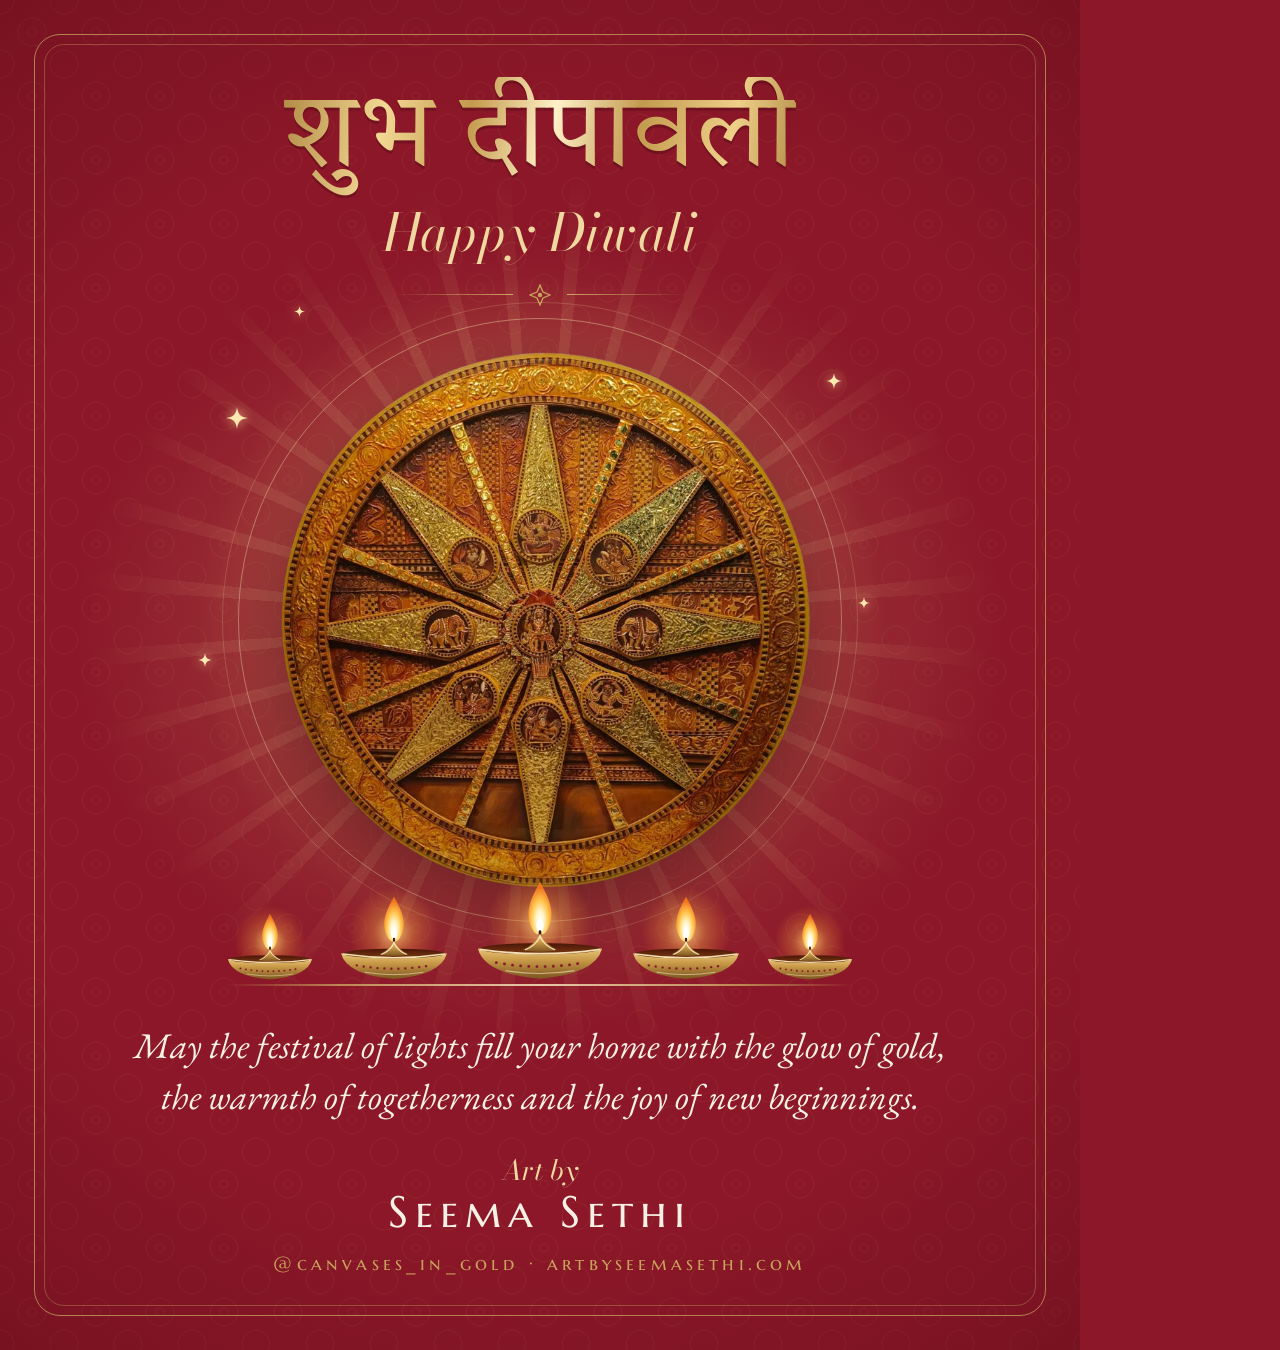
<file: _src/social/diwali-2026.html>
<!doctype html>
<html lang="en">
<head>
<meta charset="utf-8">
<title>Diwali wish · Art by Seema Sethi</title>
<!-- Diwali 2026 social post. Render: post = 1080x1350 (?post), story = 1080x1920 (?story); see render.sh -->
<link rel="preconnect" href="https://fonts.googleapis.com"><link rel="preconnect" href="https://fonts.gstatic.com" crossorigin>
<link href="https://fonts.googleapis.com/css2?family=Bodoni+Moda:ital,opsz,wght@0,6..96,400..700;1,6..96,400..700&family=EB+Garamond:ital,wght@0,400..600;1,400..600&family=Marcellus+SC&family=Tiro+Devanagari+Hindi:ital@0;1&display=block" rel="stylesheet">
<style>
:root{
  --kumkum:#8B1728;--gold:#C9A45C;--gold-hi:#F0D9A0;--gold-lo:#8A6A2C;--ivory:#F7F0E4;
  --f-display:"Bodoni Moda",Didot,Georgia,serif;--f-body:"EB Garamond",Garamond,Georgia,serif;
  --f-caps:"Marcellus SC",Georgia,serif;--f-deva:"Tiro Devanagari Hindi",serif;
  --jaali:url("data:image/svg+xml,%3Csvg xmlns='http://www.w3.org/2000/svg' width='64' height='64' viewBox='0 0 64 64'%3E%3Cg fill='none' stroke='%23C9A45C' stroke-opacity='.09' stroke-width='1'%3E%3Ccircle cx='32' cy='32' r='14'/%3E%3Ccircle cx='32' cy='32' r='4'/%3E%3Ccircle cx='0' cy='0' r='14'/%3E%3Ccircle cx='64' cy='0' r='14'/%3E%3Ccircle cx='0' cy='64' r='14'/%3E%3Ccircle cx='64' cy='64' r='14'/%3E%3C/g%3E%3C/svg%3E");
  --W:1080px;--H:1350px;--wheel:560px;--deva:104px;--gap:1
}
/* story: everything stays inside Instagram's safe area (~250px clear at top and bottom) */
body.story{--H:1920px;--wheel:600px;--deva:112px;--gap:1.25}
*{box-sizing:border-box;margin:0}
html,body{width:var(--W);height:var(--H);overflow:hidden}
body{background:var(--kumkum);color:var(--ivory);font-family:var(--f-body)}
.card{position:relative;width:var(--W);height:var(--H);overflow:hidden;
  background-color:var(--kumkum);
  background-image:radial-gradient(ellipse 62% 42% at 50% 47%,rgba(255,214,150,.30),transparent 70%),
    radial-gradient(ellipse 90% 70% at 50% 50%,transparent 60%,rgba(70,6,18,.38)),var(--jaali);
  display:flex;flex-direction:column;align-items:center;justify-content:center;text-align:center}
/* soft gilded double rule, no pointed corners */
.card::before,.card::after{content:"";position:absolute;border-radius:26px;pointer-events:none}
.card::before{inset:34px;border:1.5px solid rgba(201,164,92,.75)}
.card::after{inset:44px;border:1px solid rgba(201,164,92,.38);border-radius:20px}

.foil{background-image:linear-gradient(100deg,#B08A44 0%,#F2D894 20%,#C49A4C 36%,#FFF1C8 52%,#C29A4E 68%,#EED089 86%,#B08A44 100%);
  -webkit-background-clip:text;background-clip:text;-webkit-text-fill-color:transparent;color:var(--gold)}
.deva{font:400 var(--deva)/1.18 var(--f-deva);letter-spacing:.01em;filter:drop-shadow(0 3px 0 rgba(70,6,18,.35))}
.en{font:italic 400 calc(var(--deva) * .5)/1 var(--f-display);color:var(--gold-hi);margin-top:calc(6px * var(--gap));letter-spacing:.01em}
.orn{display:flex;align-items:center;gap:16px;margin-top:calc(26px * var(--gap));color:var(--gold)}
.orn i{display:block;width:120px;height:1px;background:linear-gradient(90deg,transparent,currentColor)}
.orn i:last-child{transform:scaleX(-1)}
.orn svg{width:22px;height:22px}

.stage{position:relative;width:var(--wheel);height:var(--wheel);margin-top:calc(34px * var(--gap));display:grid;place-items:center}
.rays{position:absolute;width:175%;height:175%;border-radius:50%;
  background:repeating-conic-gradient(from 4deg,rgba(255,226,160,.16) 0 2.2deg,transparent 2.2deg 10deg);
  -webkit-mask-image:radial-gradient(circle,#000 28%,transparent 66%);mask-image:radial-gradient(circle,#000 28%,transparent 66%)}
.halo{position:absolute;width:128%;height:128%;border-radius:50%;background:radial-gradient(circle,rgba(255,224,160,.55),rgba(255,200,120,.18) 45%,transparent 68%)}
.ring{position:absolute;inset:-22px;border-radius:50%;border:1px solid rgba(240,217,160,.45)}
.ring.r2{inset:-38px;border-color:rgba(240,217,160,.2)}
.wheel{position:relative;width:100%;height:100%;object-fit:contain;filter:drop-shadow(0 26px 36px rgba(60,0,12,.55))}
.spark{position:absolute;width:var(--s,18px);height:var(--s,18px);color:#FFE7B0;filter:drop-shadow(0 0 6px rgba(255,220,150,.9))}

.diyas{position:relative;display:flex;align-items:flex-end;justify-content:center;gap:calc(18px * var(--gap));margin-top:calc(-34px * var(--gap));z-index:2}
/* viewBox ends at the bowl's foot, so every lamp stands on the ledge */
.diyas svg{width:118px;height:98px;overflow:visible}
.diyas svg.sm{width:94px;height:78px}
.diyas svg.lg{width:138px;height:115px}
.ledge{width:calc(var(--wheel) * 1.12);height:2px;margin-top:3px;background:linear-gradient(90deg,transparent,var(--gold) 18%,#FFF1C8 50%,var(--gold) 82%,transparent);opacity:.8}

.wish{font:italic 400 36px/1.42 var(--f-body);color:var(--ivory);max-width:820px;margin-top:calc(34px * var(--gap));text-wrap:balance}
.sign{margin-top:calc(34px * var(--gap));display:grid;justify-items:center;gap:6px}
.sign small{font:italic 400 28px/1 var(--f-display);color:var(--gold-hi)}
.sign b{font:400 44px/1 var(--f-caps);letter-spacing:.16em;font-weight:400;color:var(--ivory)}
.handle{margin-top:14px;font:400 19px/1 var(--f-caps);letter-spacing:.22em;color:var(--gold)}
body.story .wish{font-size:40px;max-width:860px}
body.story .sign b{font-size:50px}
body.story .handle{font-size:22px}
</style>
</head>
<body>
<svg width="0" height="0" style="position:absolute" aria-hidden="true">
  <defs>
    <radialGradient id="glow" cx="50%" cy="50%" r="50%"><stop offset="0" stop-color="#FFD98A" stop-opacity=".85"/><stop offset=".45" stop-color="#FFB347" stop-opacity=".32"/><stop offset="1" stop-color="#FF9A2E" stop-opacity="0"/></radialGradient>
    <radialGradient id="flame" cx="50%" cy="72%" r="62%"><stop offset="0" stop-color="#FFFFFF"/><stop offset=".28" stop-color="#FFF4C2"/><stop offset=".62" stop-color="#FFC24A"/><stop offset="1" stop-color="#F0741E"/></radialGradient>
    <linearGradient id="bowl" x1="0" y1="0" x2="0" y2="1"><stop offset="0" stop-color="#F3D58C"/><stop offset=".45" stop-color="#C99A48"/><stop offset="1" stop-color="#7C5520"/></linearGradient>
    <linearGradient id="oil" x1="0" y1="0" x2="0" y2="1"><stop offset="0" stop-color="#4A1508"/><stop offset="1" stop-color="#7A3A12"/></linearGradient>
    <symbol id="diya" viewBox="0 0 120 100">
      <circle cx="60" cy="50" r="46" fill="url(#glow)"/>
      <path d="M60 14 C69 30 74 42 66 56 C63 61 57 61 54 56 C46 42 51 30 60 14 Z" fill="url(#flame)"/>
      <ellipse cx="60" cy="52" rx="3.2" ry="6" fill="#FFFFFF" opacity=".9"/>
      <path d="M60 57 L60 64" stroke="#3A1A0A" stroke-width="2.2" stroke-linecap="round"/>
      <!-- shallow clay lamp, gilded, with the spout rising under the flame -->
      <path d="M6 72 Q60 64 114 72 Q108 94 60 98 Q12 94 6 72 Z" fill="url(#bowl)"/>
      <ellipse cx="60" cy="72" rx="52" ry="5" fill="url(#oil)"/>
      <path d="M45 73 Q56 68 60 59 Q64 68 75 73 Q60 76 45 73 Z" fill="url(#bowl)"/>
      <path d="M47 73 Q57 69 60 61 Q63 69 73 73" fill="none" stroke="#FFF1C8" stroke-width="1.1" opacity=".85"/>
      <path d="M8 72.5 Q60 80 112 72.5" fill="none" stroke="#FFF1C8" stroke-width="1.6" opacity=".9"/>
      <path d="M22 84 Q60 91 98 84" fill="none" stroke="#8B1728" stroke-width="2.4" stroke-dasharray="0.1 7" stroke-linecap="round"/>
      <path d="M30 91 Q60 96 90 91" fill="none" stroke="#FFF1C8" stroke-width="1" opacity=".55"/>
    </symbol>
    <symbol id="spark" viewBox="0 0 20 20"><path d="M10 0 C11 7 13 9 20 10 C13 11 11 13 10 20 C9 13 7 11 0 10 C7 9 9 7 10 0 Z" fill="currentColor"/></symbol>
    <symbol id="orn" viewBox="0 0 22 22"><path d="M11 1 L14 8 L21 11 L14 14 L11 21 L8 14 L1 11 L8 8 Z" fill="none" stroke="currentColor" stroke-width="1.3"/><circle cx="11" cy="11" r="2.2" fill="currentColor"/></symbol>
  </defs>
</svg>

<main class="card">
  <div class="deva foil">शुभ दीपावली</div>
  <div class="en">Happy Diwali</div>
  <div class="orn"><i></i><svg><use href="#orn"/></svg><i></i></div>

  <div class="stage">
    <div class="rays"></div><div class="halo"></div><div class="ring"></div><div class="ring r2"></div>
    <img class="wheel" src="../../img/untitled-design-14.webp" alt="The Konark Wheel, gold foil artwork by Seema Sethi">
    <svg class="spark" style="left:-6%;top:12%;--s:22px"><use href="#spark"/></svg>
    <svg class="spark" style="right:-4%;top:6%;--s:16px"><use href="#spark"/></svg>
    <svg class="spark" style="right:-9%;top:46%;--s:12px"><use href="#spark"/></svg>
    <svg class="spark" style="left:-11%;top:56%;--s:14px"><use href="#spark"/></svg>
    <svg class="spark" style="left:6%;top:-6%;--s:11px"><use href="#spark"/></svg>
  </div>

  <div class="diyas">
    <svg class="sm"><use href="#diya"/></svg><svg><use href="#diya"/></svg><svg class="lg"><use href="#diya"/></svg><svg><use href="#diya"/></svg><svg class="sm"><use href="#diya"/></svg>
  </div>
  <div class="ledge"></div>

  <p class="wish">May the festival of lights fill your home with the glow of gold, the warmth of togetherness and the joy of new beginnings.</p>

  <div class="sign"><small>Art by</small><b>Seema Sethi</b><span class="handle">@canvases_in_gold · artbyseemasethi.com</span></div>
</main>
<script>if(location.search.includes('story'))document.body.classList.add('story')</script>
</body>
</html>
</file>
